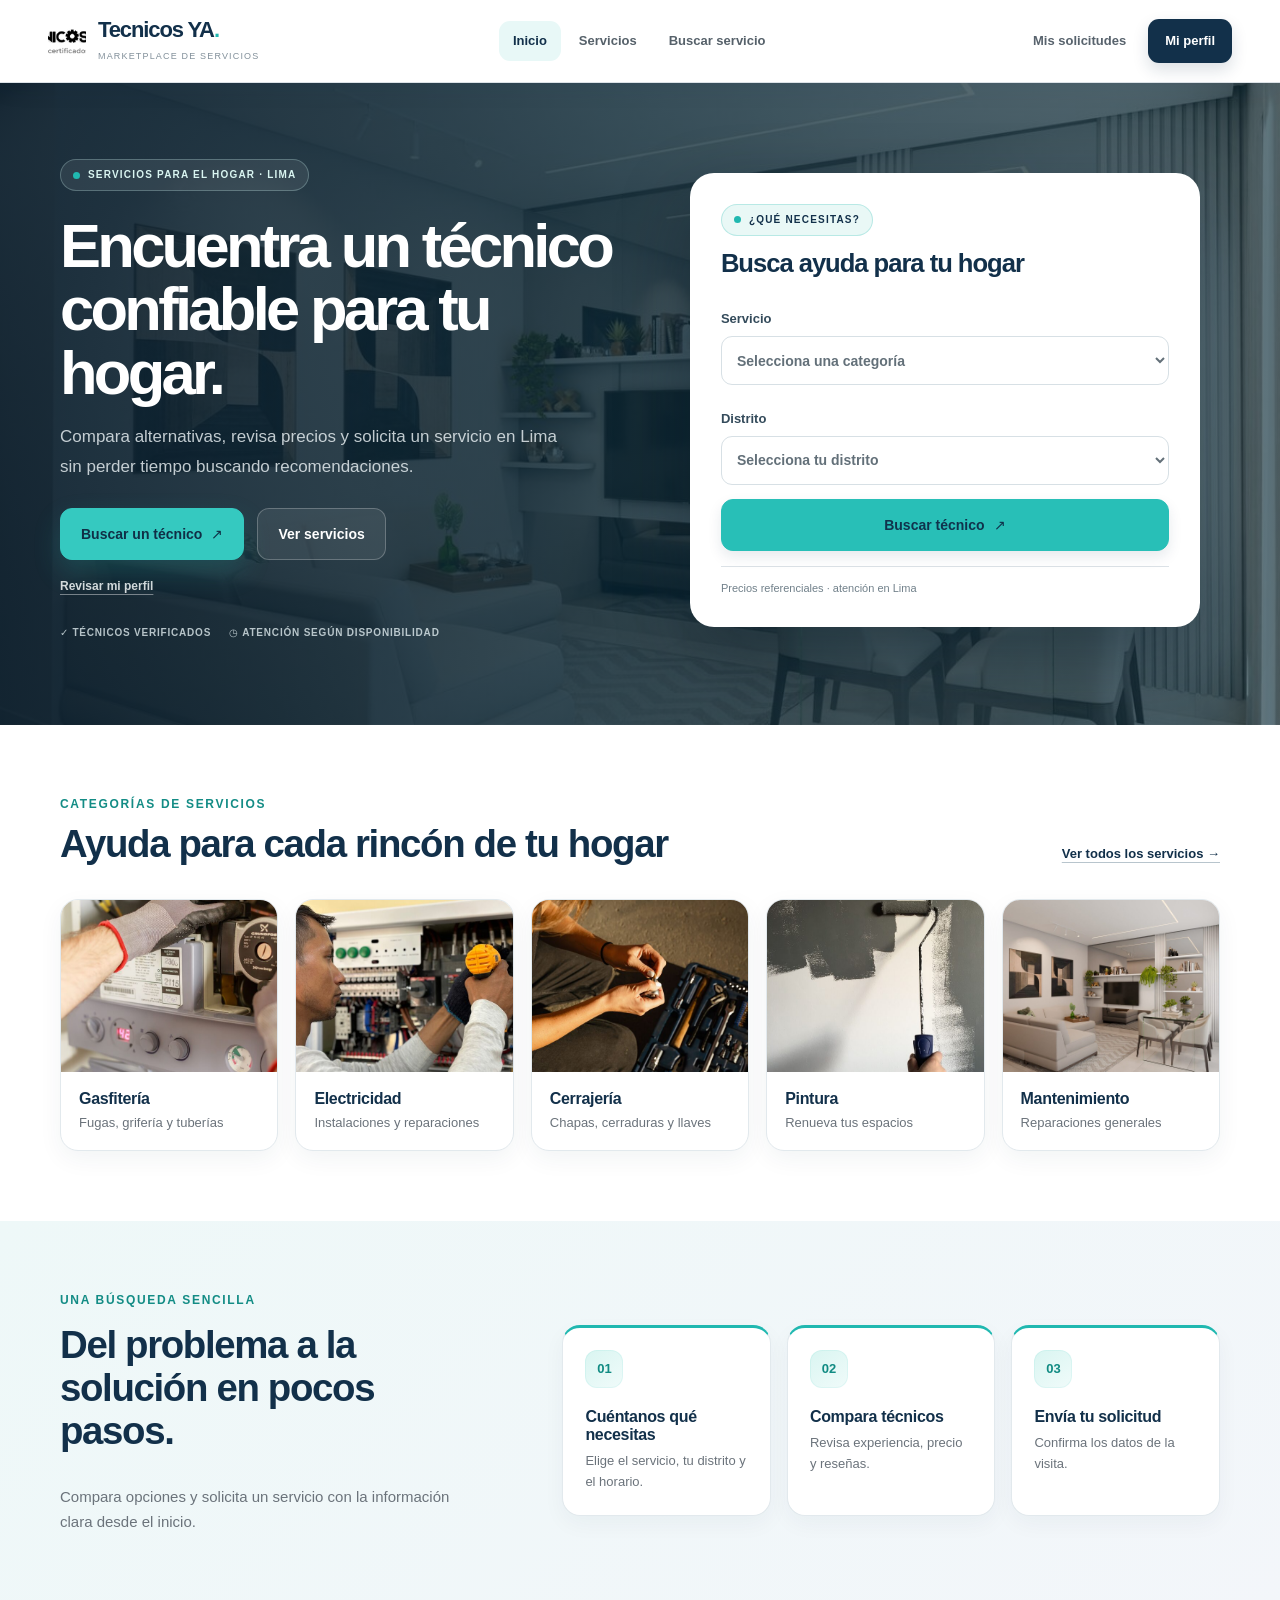
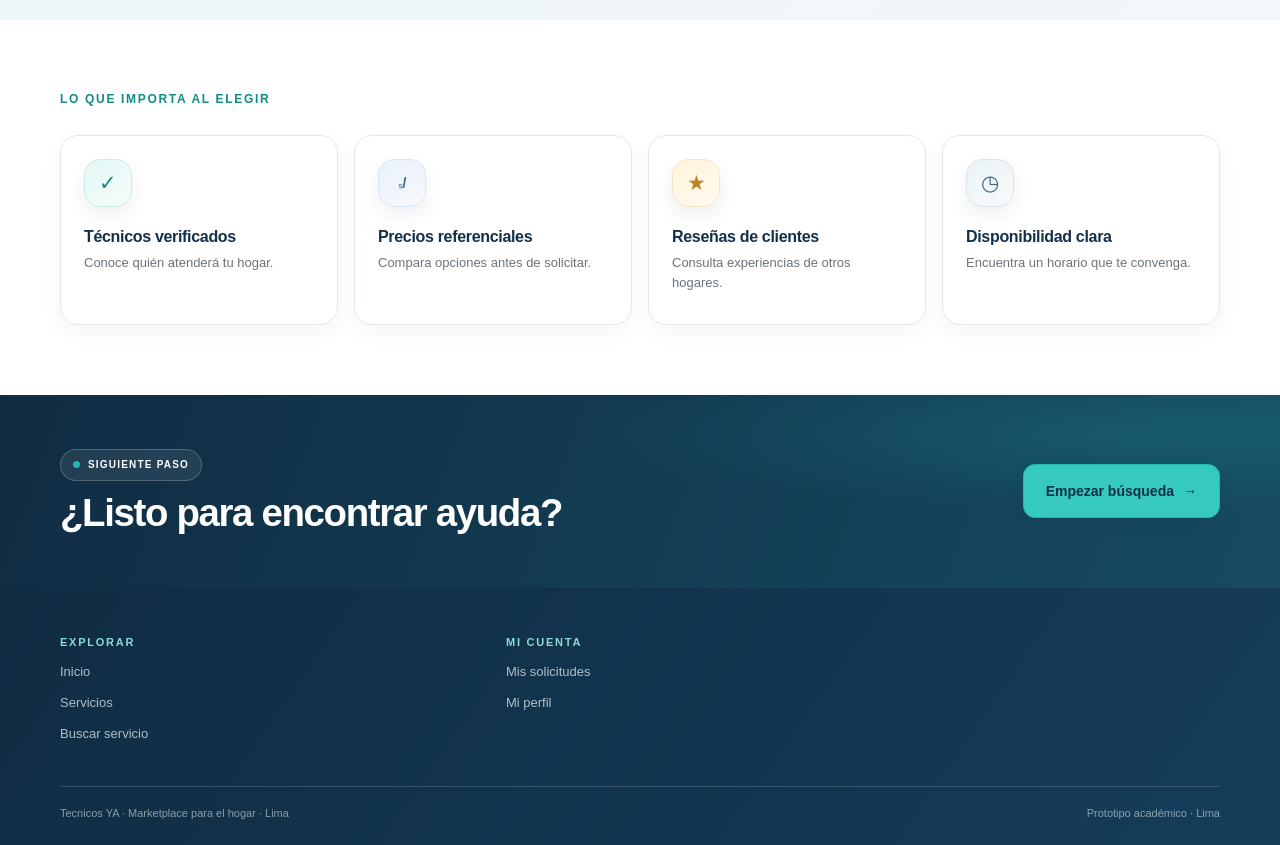
<file: index.html>
<!doctype html>
<html lang="es">
<head>
  <meta charset="utf-8">
  <meta name="viewport" content="width=device-width, initial-scale=1">
  <meta name="theme-color" content="#12304A">
  <link rel="icon" href="./favicon.ico">
  <meta name="description" content="Encuentra técnicos confiables para los servicios de tu hogar en Lima.">

  <title>Tecnicos Ya — servicios para tu hogar</title>

  <link rel="stylesheet" href="./shared.css">
  <link rel="stylesheet" href="./home.css">

  <script src="./shared.js" defer></script>
  <script src="./home.js" defer></script>
</head>

<body>
  <header data-site-header></header>

  <main>
    <section class="hero">
      <div class="container hero-grid">
        <div class="hero-copy">
          <span class="eyebrow">Servicios para el hogar · Lima</span>
          <h1>Encuentra un técnico confiable para tu hogar.</h1>

          <p class="lead">
            Compara alternativas, revisa precios y solicita un servicio en Lima sin perder tiempo buscando recomendaciones.
          </p>

          <div class="button-row">
            <a class="button" href="./buscar-servicio/index.html">
              Buscar un técnico <span aria-hidden="true">↗</span>
            </a>
            <a class="button button--secondary" href="./servicios/index.html">
              Ver servicios
            </a>
          </div>

          <a class="text-link home-account-link" href="./mi-perfil/index.html">
            Revisar mi perfil
          </a>

          <div class="trust-list">
            <span>✓ Técnicos verificados</span>
            <span>◷ Atención según disponibilidad</span>
          </div>
        </div>

        <div class="hero-visual">
          <img src="./hogario-home.jpeg" alt="Interior luminoso de un hogar moderno" fetchpriority="high">

          <div class="hero-search">
            <span class="eyebrow">¿Qué necesitas?</span>
            <h2>Busca ayuda para tu hogar</h2>

            <form id="home-search" action="./buscar-servicio/index.html">
              <label class="field">
                <span>Servicio</span>
                <select name="servicio" required>
                  <option value="">Selecciona una categoría</option>
                  <option>Gasfitería</option>
                  <option>Electricidad</option>
                  <option>Cerrajería</option>
                  <option>Pintura</option>
                  <option>Mantenimiento</option>
                  <option>Limpieza</option>
                </select>
              </label>

              <label class="field">
                <span>Distrito</span>
                <select name="distrito" required>
                  <option value="">Selecciona tu distrito</option>
                  <option>Surco</option>
                  <option>Miraflores</option>
                  <option>San Borja</option>
                  <option>San Isidro</option>
                  <option>La Molina</option>
                </select>
              </label>

              <button class="button" type="submit">
                Buscar técnico <span aria-hidden="true">↗</span>
              </button>
            </form>

            <p class="home-search-note">
              Precios referenciales · atención en Lima
            </p>
          </div>
        </div>
      </div>
    </section>

    <section class="section">
      <div class="container">
        <div class="section-title-row">
          <div>
            <p class="section-heading">Categorías de servicios</p>
            <h2>Ayuda para cada rincón de tu hogar</h2>
          </div>
          <a class="text-link" href="./servicios/index.html">
            Ver todos los servicios →
          </a>
        </div>

        <div class="service-grid">
          <a class="service-card" href="./buscar-servicio/?servicio=Gasfiter%C3%ADa">
            <img src="./hogario-gas.jpeg" alt="Técnico revisando una instalación de agua" loading="lazy">
            <div class="service-card__body">
              <h3>Gasfitería</h3>
              <p>Fugas, grifería y tuberías</p>
            </div>
          </a>

          <a class="service-card" href="./buscar-servicio/?servicio=Electricidad">
            <img src="./hogario-electric.jpeg" alt="Electricista trabajando en una instalación del hogar" loading="lazy">
            <div class="service-card__body">
              <h3>Electricidad</h3>
              <p>Instalaciones y reparaciones</p>
            </div>
          </a>

          <a class="service-card" href="./buscar-servicio/?servicio=Cerrajer%C3%ADa">
            <img src="./hogario-locksmith.jpeg" alt="Herramientas de cerrajería" loading="lazy">
            <div class="service-card__body">
              <h3>Cerrajería</h3>
              <p>Chapas, cerraduras y llaves</p>
            </div>
          </a>

          <a class="service-card" href="./buscar-servicio/?servicio=Pintura">
            <img src="./hogario-paint.jpeg" alt="Pintor renovando una pared interior" loading="lazy">
            <div class="service-card__body">
              <h3>Pintura</h3>
              <p>Renueva tus espacios</p>
            </div>
          </a>

          <a class="service-card" href="./buscar-servicio/?servicio=Mantenimiento">
            <img src="./hogario-home.jpeg" alt="Sala de estar luminosa en un hogar cuidado" loading="lazy">
            <div class="service-card__body">
              <h3>Mantenimiento</h3>
              <p>Reparaciones generales</p>
            </div>
          </a>
        </div>
      </div>
    </section>

    <section class="section section--soft">
      <div class="container home-steps">
        <div>
          <p class="section-heading">Una búsqueda sencilla</p>
          <h2>Del problema a la solución en pocos pasos.</h2>
          <p class="muted">
            Compara opciones y solicita un servicio con la información clara desde el inicio.
          </p>
        </div>

        <div class="inline-steps">
          <article class="inline-step">
            <b>01</b>
            <h3>Cuéntanos qué necesitas</h3>
            <p>Elige el servicio, tu distrito y el horario.</p>
          </article>

          <article class="inline-step">
            <b>02</b>
            <h3>Compara técnicos</h3>
            <p>Revisa experiencia, precio y reseñas.</p>
          </article>

          <article class="inline-step">
            <b>03</b>
            <h3>Envía tu solicitud</h3>
            <p>Confirma los datos de la visita.</p>
          </article>
        </div>
      </div>
    </section>

    <section class="section">
      <div class="container">
        <p class="section-heading">Lo que importa al elegir</p>

        <div class="benefit-grid">
          <article>
            <span>✓</span>
            <h3>Técnicos verificados</h3>
            <p>Conoce quién atenderá tu hogar.</p>
          </article>

          <article>
            <span>ₛ/</span>
            <h3>Precios referenciales</h3>
            <p>Compara opciones antes de solicitar.</p>
          </article>

          <article>
            <span>★</span>
            <h3>Reseñas de clientes</h3>
            <p>Consulta experiencias de otros hogares.</p>
          </article>

          <article>
            <span>◷</span>
            <h3>Disponibilidad clara</h3>
            <p>Encuentra un horario que te convenga.</p>
          </article>
        </div>
      </div>
    </section>

    <section class="home-cta">
      <div class="container">
        <div>
          <span class="eyebrow">Siguiente paso</span>
          <h2>¿Listo para encontrar ayuda?</h2>
        </div>

        <a class="button button--teal" href="./buscar-servicio/index.html">
          Empezar búsqueda <span aria-hidden="true">→</span>
        </a>
      </div>
    </section>
  </main>

  <footer data-site-footer></footer>
</body>
</html>
</file>
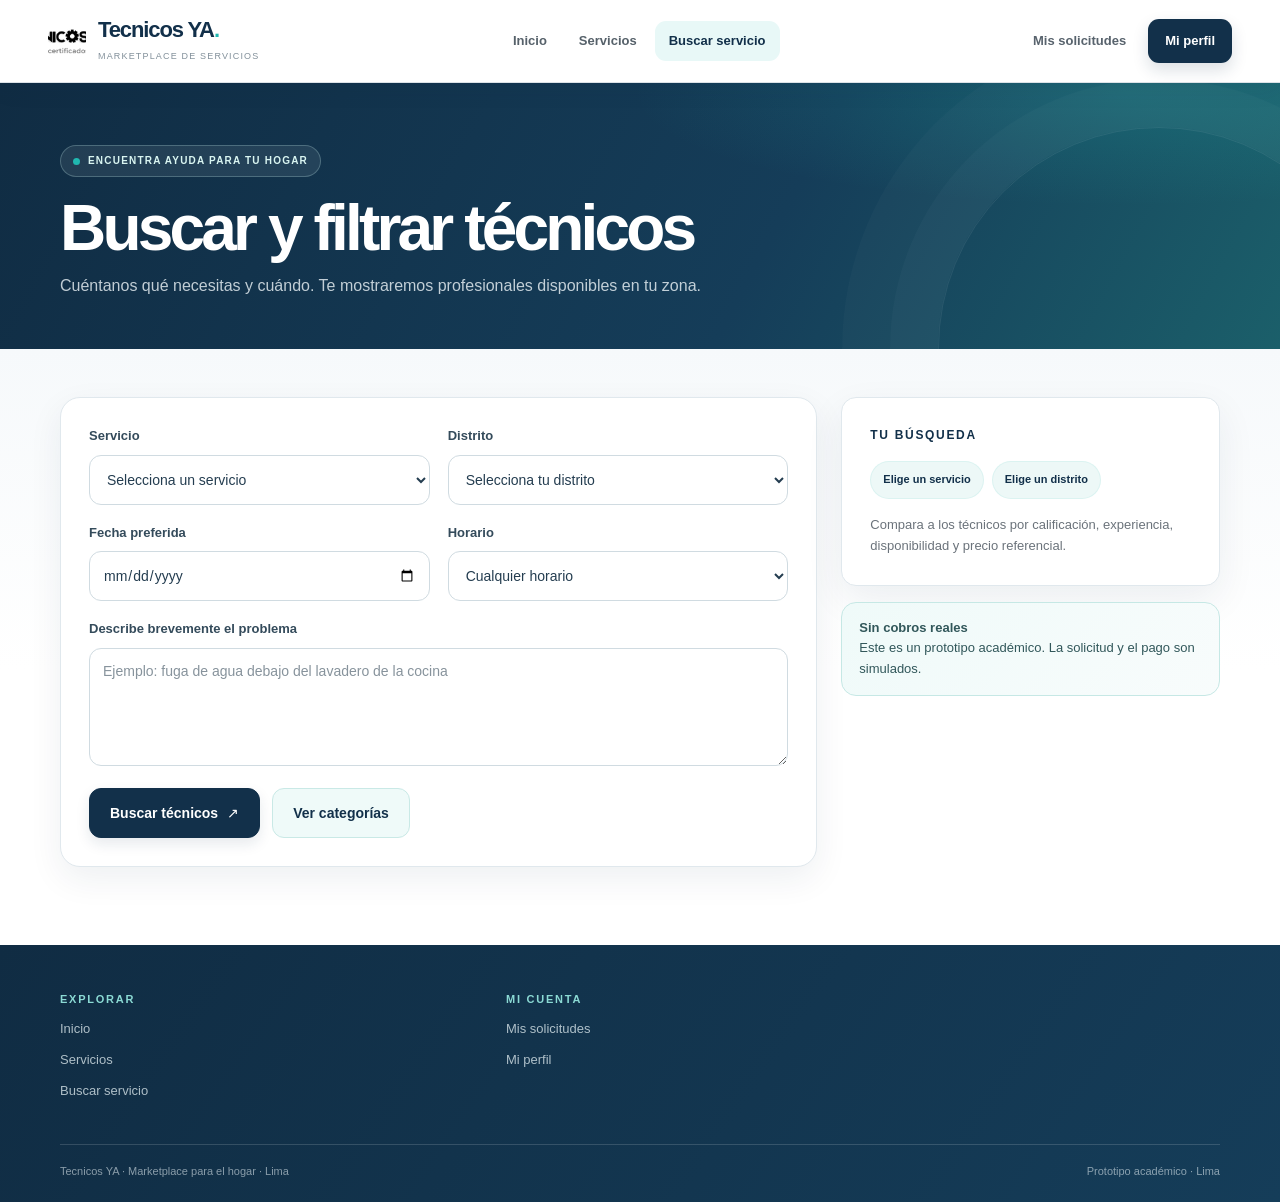
<file: buscar-servicio/index.html>
<!doctype html>
<html lang="es">

<head>
    <meta charset="utf-8">
    <meta name="viewport" content="width=device-width, initial-scale=1">
    <meta name="theme-color" content="#12304A">

    <link rel="icon" href="../favicon.ico">

    <title>Buscar servicio | Tecnicos Ya</title>

    <!-- Estilos -->
    <link rel="stylesheet" href="../shared.css">
    <link rel="stylesheet" href="./buscar-servicio.css">

    <!-- JavaScript -->
    <script src="../shared.js" defer></script>
    <script src="./buscar-servicio.js" defer></script>
</head>

<body>

    <header data-site-header></header>

    <main>

        <section class="page-top">
            <div class="container">
                <span class="eyebrow">Encuentra ayuda para tu hogar</span>
                <h1>Buscar y filtrar técnicos</h1>
                <p>
                    Cuéntanos qué necesitas y cuándo. Te mostraremos profesionales disponibles en tu zona.
                </p>
            </div>
        </section>

        <section class="page-content">
            <div class="container search-page-grid">

                <form id="service-search-form" class="form-card">

                    <div class="form-grid">

                        <label class="field">
                            <span>Servicio</span>
                            <select name="servicio" id="service" required>
                                <option value="">Selecciona un servicio</option>
                                <option>Gasfitería</option>
                                <option>Electricidad</option>
                                <option>Cerrajería</option>
                                <option>Limpieza</option>
                                <option>Reparaciones</option>
                                <option>Instalaciones</option>
                                <option>Carpintería</option>
                                <option>Pintura</option>
                                <option>Mantenimiento</option>
                            </select>
                        </label>

                        <label class="field">
                            <span>Distrito</span>
                            <select name="distrito" id="district" required>
                                <option value="">Selecciona tu distrito</option>
                                <option>Surco</option>
                                <option>San Borja</option>
                                <option>Miraflores</option>
                                <option>San Isidro</option>
                                <option>La Molina</option>
                                <option>Magdalena</option>
                                <option>Jesús María</option>
                            </select>
                        </label>

                        <label class="field">
                            <span>Fecha preferida</span>
                            <input type="date" name="fecha" id="date">
                        </label>

                        <label class="field">
                            <span>Horario</span>
                            <select name="horario">
                                <option value="">Cualquier horario</option>
                                <option>Mañana</option>
                                <option>Tarde</option>
                                <option>Noche</option>
                            </select>
                        </label>

                        <label class="field field--wide">
                            <span>Describe brevemente el problema</span>
                            <textarea
                                name="problema"
                                id="problem"
                                placeholder="Ejemplo: fuga de agua debajo del lavadero de la cocina"
                                required
                            ></textarea>
                        </label>

                    </div>

                    <div class="form-actions">
                        <button class="button" type="submit">
                            Buscar técnicos <span aria-hidden="true">↗</span>
                        </button>

                        <a class="button button--secondary" href="../servicios/index.html">
                            Ver categorías
                        </a>
                    </div>

                </form>

                <aside class="search-aside">

                    <div class="card card--pad">
                        <p class="section-heading">Tu búsqueda</p>

                        <div class="search-summary" id="search-summary">
                            <span class="pill">Elige un servicio</span>
                            <span class="pill">Lima</span>
                        </div>

                        <p class="muted">
                            Compara a los técnicos por calificación, experiencia, disponibilidad y precio referencial.
                        </p>
                    </div>

                    <div class="notice">
                        <strong>Sin cobros reales</strong>
                        <br>
                        Este es un prototipo académico. La solicitud y el pago son simulados.
                    </div>

                </aside>

            </div>
        </section>

    </main>

    <footer data-site-footer></footer>

</body>
</html>
</file>
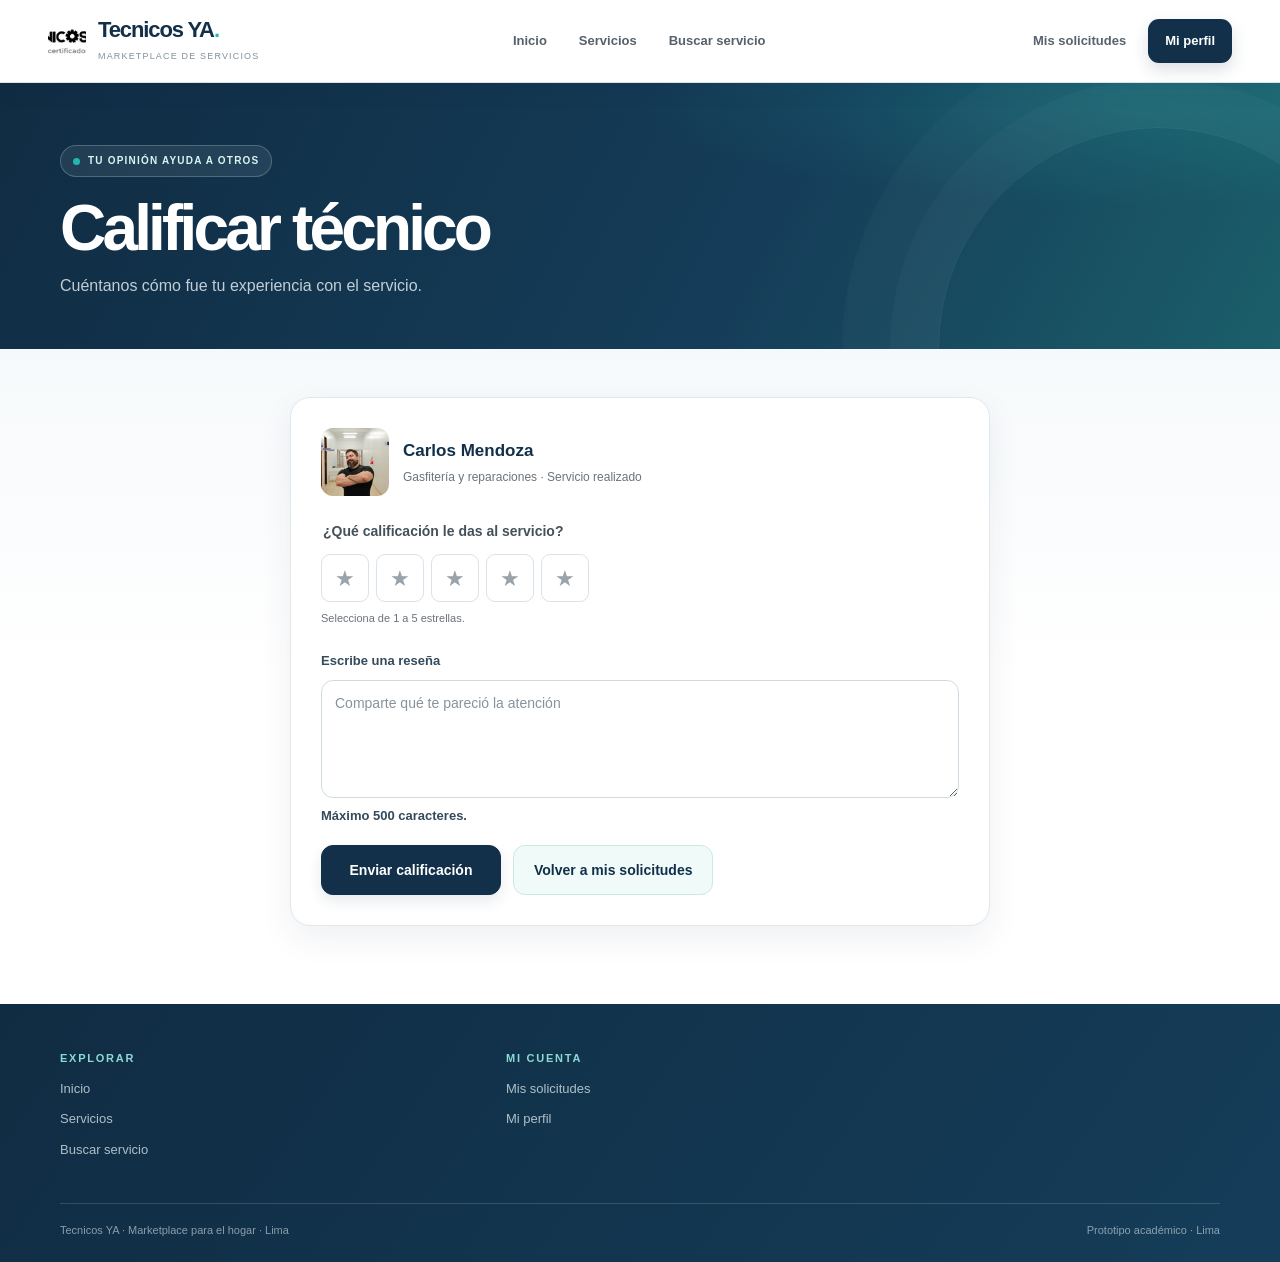
<file: calificar/index.html>
<!doctype html>
<html lang="es">

<head>
    <meta charset="utf-8">
    <meta name="viewport" content="width=device-width,initial-scale=1">
    <meta name="theme-color" content="#12304A">

    <link rel="icon" href="../favicon.ico">

    <title>Calificar técnico | Tecnicos Ya</title>

    <link rel="stylesheet" href="../shared.css">
    <link rel="stylesheet" href="./calificar.css">

    <script src="../shared.js" defer></script>
    <script src="../page-utils.js" defer></script>
    <script src="./calificar.js" defer></script>
</head>

<body>

    <header data-site-header></header>

    <main>

        <section class="page-top">
            <div class="container">
                <span class="eyebrow">Tu opinión ayuda a otros</span>
                <h1>Calificar técnico</h1>
                <p>Cuéntanos cómo fue tu experiencia con el servicio.</p>
            </div>
        </section>

        <section class="page-content">
            <div class="container">

                <form id="rating-form" class="form-card rating-card">

                    <div class="booking-tech">
                        <img id="rating-image" src="../technician-carlos.jpeg" alt="Carlos Mendoza">
                        <div>
                            <strong id="rating-name">Carlos Mendoza</strong>
                            <span id="rating-specialty">Gasfitería · Servicio realizado</span>
                        </div>
                    </div>

                    <fieldset class="rating-fieldset">
                        <legend>¿Qué calificación le das al servicio?</legend>

                        <div class="rating-stars" role="radiogroup" aria-label="Calificación de una a cinco estrellas">
                            <button type="button" data-rating="1" aria-label="1 estrella">★</button>
                            <button type="button" data-rating="2" aria-label="2 estrellas">★</button>
                            <button type="button" data-rating="3" aria-label="3 estrellas">★</button>
                            <button type="button" data-rating="4" aria-label="4 estrellas">★</button>
                            <button type="button" data-rating="5" aria-label="5 estrellas">★</button>
                        </div>

                        <input id="rating-value" name="rating" type="hidden">

                        <span class="field-hint" id="rating-hint">
                            Selecciona de 1 a 5 estrellas.
                        </span>
                    </fieldset>

                    <label class="field review-field">
                        <span>Escribe una reseña</span>
                        <textarea name="review" placeholder="Comparte qué te pareció la atención" maxlength="500"></textarea>
                        <span class="field-hint">Máximo 500 caracteres.</span>
                    </label>

                    <div class="form-actions">
                        <button class="button" type="submit">Enviar calificación</button>

                        <a class="button button--secondary" href="../mis-solicitudes/index.html">
                            Volver a mis solicitudes
                        </a>
                    </div>

                    <p id="rating-success" class="notice is-hidden" role="status"></p>

                </form>

            </div>
        </section>

    </main>

    <footer data-site-footer></footer>

</body>
</html>
</file>
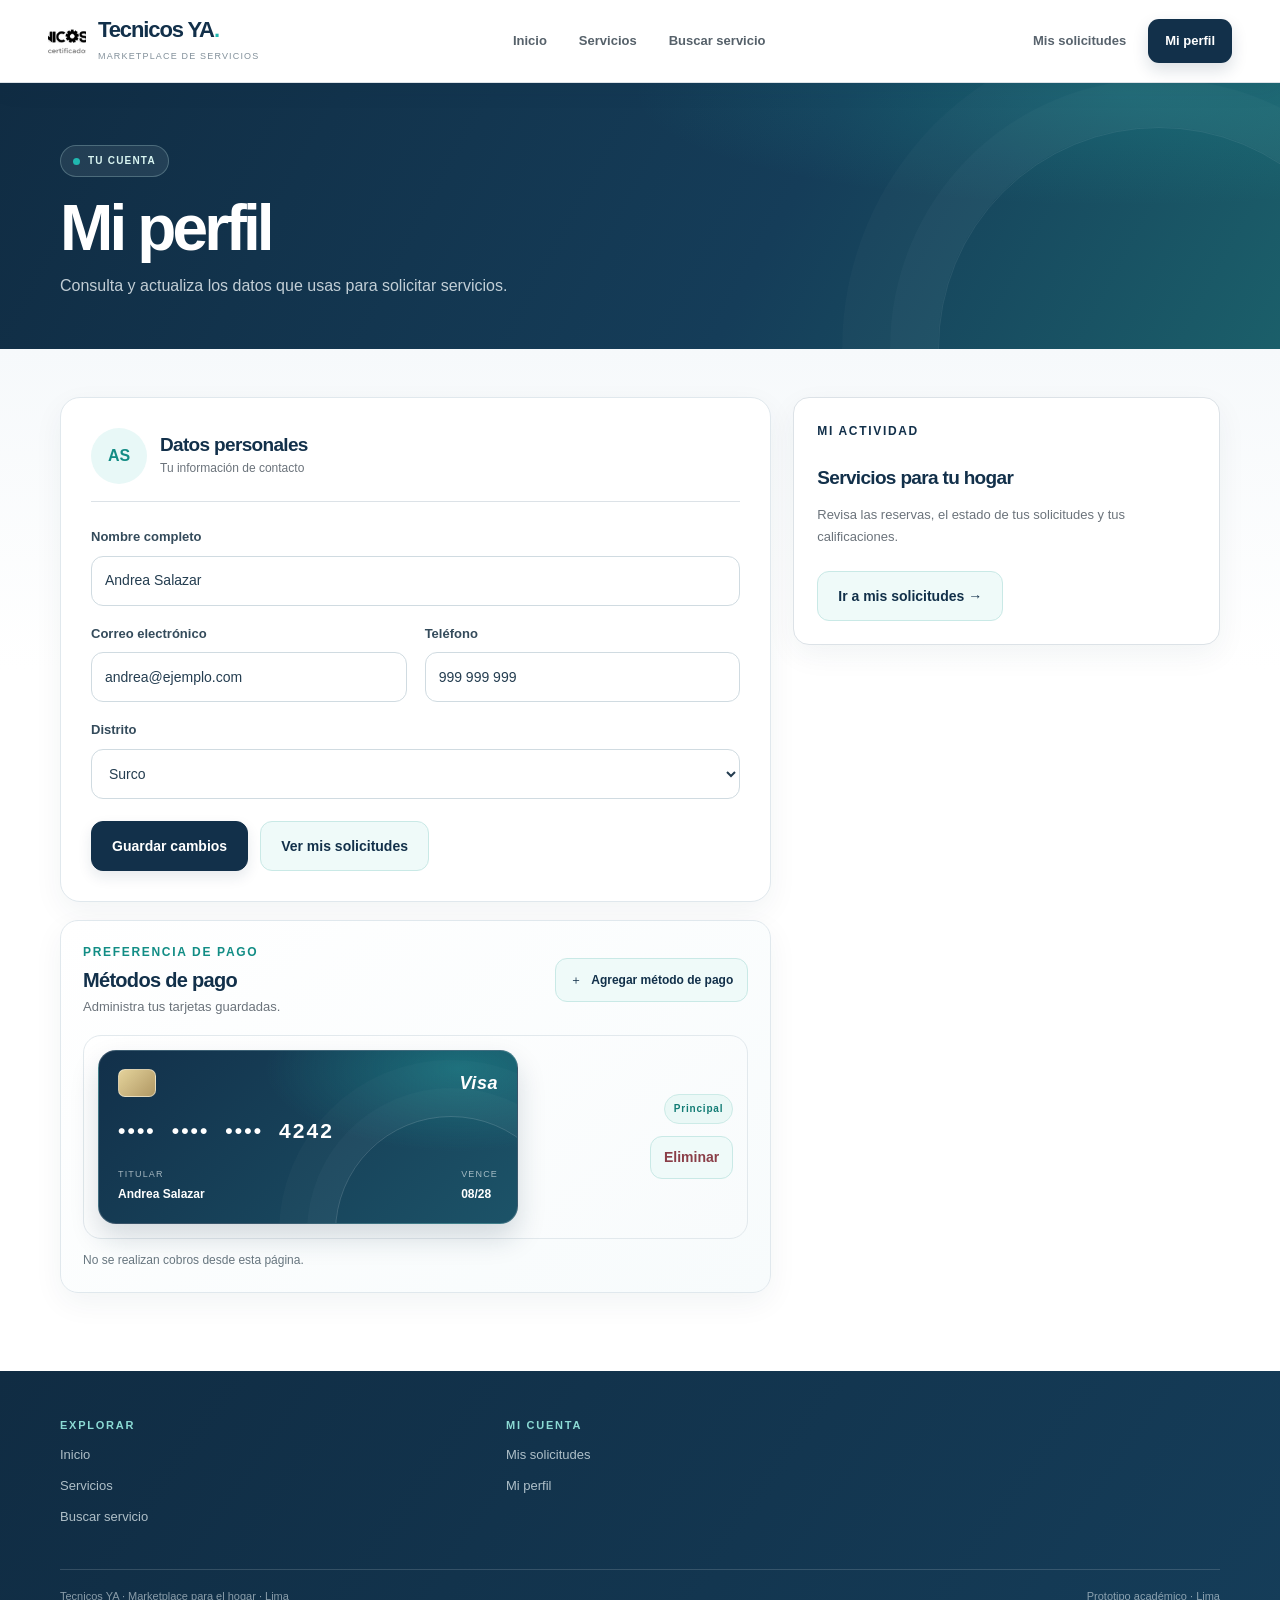
<file: mi-perfil/index.html>
<!doctype html>
<html lang="es">

<head>
    <meta charset="utf-8">
    <meta name="viewport" content="width=device-width, initial-scale=1">
    <meta name="theme-color" content="#12304A">

    <link rel="icon" href="../favicon.ico">

    <title>Mi perfil | Tecnicos Ya</title>

    <!-- Estilos -->
    <link rel="stylesheet" href="../shared.css">
    <link rel="stylesheet" href="./mi-perfil.css">

    <!-- JavaScript -->
    <script src="../shared.js" defer></script>
    <script src="./mi-perfil.js" defer></script>
</head>

<body>

    <header data-site-header></header>

    <main>

        <section class="page-top">
            <div class="container">
                <span class="eyebrow">Tu cuenta</span>
                <h1>Mi perfil</h1>
                <p>Consulta y actualiza los datos que usas para solicitar servicios.</p>
            </div>
        </section>

        <section class="page-content">
            <div class="container profile-account-layout">

                <div class="profile-account-main">

                    <!-- DATOS PERSONALES -->
                    <form id="profile-form" class="form-card">

                        <div class="profile-account-heading">
                            <span class="profile-avatar" aria-hidden="true">AS</span>
                            <div>
                                <h2>Datos personales</h2>
                                <p>Tu información de contacto</p>
                            </div>
                        </div>

                        <div class="form-grid">

                            <label class="field field--wide">
                                <span>Nombre completo</span>
                                <input name="name" autocomplete="name" value="Andrea Salazar" required>
                            </label>

                            <label class="field">
                                <span>Correo electrónico</span>
                                <input name="email" type="email" autocomplete="email" value="andrea@ejemplo.com" required>
                            </label>

                            <label class="field">
                                <span>Teléfono</span>
                                <input name="phone" type="tel" autocomplete="tel" value="999 999 999" required>
                            </label>

                            <label class="field field--wide">
                                <span>Distrito</span>
                                <select name="district">
                                    <option>Surco</option>
                                    <option>Miraflores</option>
                                    <option>San Borja</option>
                                    <option>San Isidro</option>
                                    <option>La Molina</option>
                                </select>
                            </label>

                        </div>

                        <div class="form-actions">
                            <button class="button" type="submit">Guardar cambios</button>

                            <a class="button button--secondary" href="../mis-solicitudes/index.html">
                                Ver mis solicitudes
                            </a>
                        </div>

                        <p id="profile-message" class="notice is-hidden" role="status"></p>

                    </form>

                    <!-- MÉTODOS DE PAGO -->
                    <section class="profile-payment-card card" aria-labelledby="profile-payment-title">

                        <div class="profile-payment-heading">
                            <div>
                                <p class="section-heading">Preferencia de pago</p>
                                <h2 id="profile-payment-title">Métodos de pago</h2>
                                <p class="muted">Administra tus tarjetas guardadas.</p>
                            </div>

                            <button
                                id="toggle-payment-form"
                                class="button button--secondary"
                                type="button"
                                aria-expanded="false"
                                aria-controls="payment-card-form"
                            >
                                <span aria-hidden="true">＋</span> Agregar método de pago
                            </button>
                        </div>

                        <div id="payment-card-list" class="payment-card-list" aria-live="polite"></div>

                        <form id="payment-card-form" class="payment-card-form is-hidden">

                            <div class="form-grid">

                                <label class="field field--wide">
                                    <span>Nombre en la tarjeta</span>
                                    <input name="holder" autocomplete="cc-name" maxlength="70" required>
                                </label>

                                <label class="field field--wide">
                                    <span>Número de tarjeta</span>
                                    <input
                                        name="number"
                                        type="text"
                                        inputmode="numeric"
                                        autocomplete="cc-number"
                                        maxlength="23"
                                        pattern="[0-9 ]{12,23}"
                                        placeholder="1234 5678 9012 3456"
                                        required
                                    >
                                </label>

                                <label class="field">
                                    <span>Vencimiento</span>
                                    <input name="expiry" type="month" autocomplete="cc-exp" required>
                                </label>

                                <label class="field">
                                    <span>Código de seguridad</span>
                                    <input
                                        name="cvv"
                                        type="password"
                                        inputmode="numeric"
                                        autocomplete="cc-csc"
                                        maxlength="4"
                                        pattern="[0-9]{3,4}"
                                        placeholder="•••"
                                        required
                                    >
                                </label>

                                <label class="field field--wide">
                                    <span>Marca</span>
                                    <select name="brand" required>
                                        <option value="">Selecciona una tarjeta</option>
                                        <option value="Visa">Visa</option>
                                        <option value="Mastercard">Mastercard</option>
                                        <option value="American Express">American Express</option>
                                    </select>
                                </label>

                            </div>

                            <p class="payment-security-note">
                                El número completo y el código de seguridad no se guardan.
                                Solo se conserva la marca, el titular, el vencimiento y los últimos cuatro dígitos en este navegador.
                            </p>

                            <div class="form-actions">
                                <button class="button" type="submit">Guardar tarjeta</button>

                                <button id="cancel-payment-form" class="button button--secondary" type="button">
                                    Cancelar
                                </button>
                            </div>

                        </form>

                        <p class="payment-disclaimer">
                            No se realizan cobros desde esta página.
                        </p>

                    </section>

                </div>

                <!-- ACTIVIDAD -->
                <aside class="card card--pad profile-activity">

                    <p class="section-heading">Mi actividad</p>
                    <h2>Servicios para tu hogar</h2>

                    <p class="muted">
                        Revisa las reservas, el estado de tus solicitudes y tus calificaciones.
                    </p>

                    <a class="button button--secondary" href="../mis-solicitudes/index.html">
                        Ir a mis solicitudes →
                    </a>

                </aside>

            </div>
        </section>

    </main>

    <footer data-site-footer></footer>

</body>
</html>
</file>
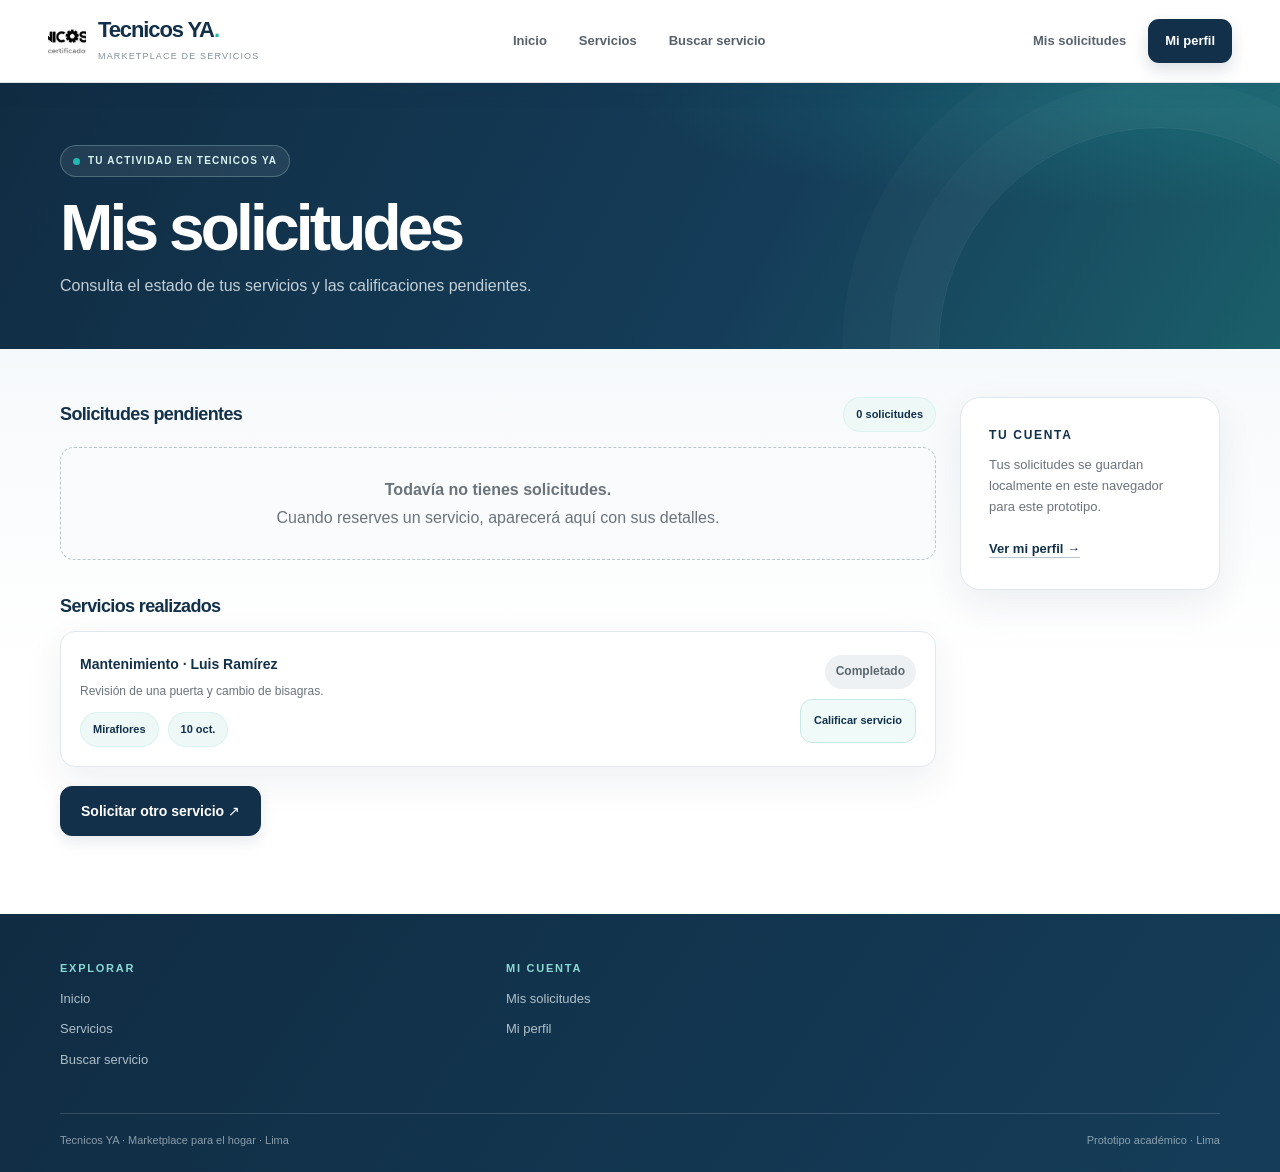
<file: mis-solicitudes/index.html>
<!doctype html>
<html lang="es">

<head>
    <meta charset="utf-8">
    <meta name="viewport" content="width=device-width, initial-scale=1">
    <meta name="theme-color" content="#12304A">

    <link rel="icon" href="../favicon.ico">

    <title>Mis solicitudes | Tecnicos Ya</title>

    <!-- Estilos -->
    <link rel="stylesheet" href="../shared.css">
    <link rel="stylesheet" href="./mis-solicitudes.css">

    <!-- JavaScript -->
    <script src="../shared.js" defer></script>
    <script src="../page-utils.js" defer></script>
    <script src="./mis-solicitudes.js" defer></script>
</head>

<body>

    <header data-site-header></header>

    <main>

        <section class="page-top">
            <div class="container">
                <span class="eyebrow">Tu actividad en Tecnicos Ya</span>
                <h1>Mis solicitudes</h1>
                <p>Consulta el estado de tus servicios y las calificaciones pendientes.</p>
            </div>
        </section>

        <section class="page-content">
            <div class="container requests-layout">

                <div>

                    <div class="request-section-heading">
                        <h2>Solicitudes pendientes</h2>
                        <span id="request-total" class="pill">0 solicitudes</span>
                    </div>

                    <div id="request-list" class="request-list"></div>

                    <div class="request-section-heading completed-heading">
                        <h2>Servicios realizados</h2>
                    </div>

                    <div class="card request-row">

                        <div class="request-description">
                            <span class="request-category">
                                Mantenimiento · Luis Ramírez
                            </span>

                            <p>Revisión de una puerta y cambio de bisagras.</p>

                            <div class="search-summary">
                                <span class="pill">Miraflores</span>
                                <span class="pill">10 oct.</span>
                            </div>
                        </div>

                        <div class="request-controls">
                            <span class="status status--done">Completado</span>

                            <a
                                href="../calificar/index.html?tecnico=luis"
                                class="button button--secondary"
                            >
                                Calificar servicio
                            </a>
                        </div>

                    </div>

                    <a class="button requests-cta" href="../buscar-servicio/index.html">
                        Solicitar otro servicio ↗
                    </a>

                </div>

                <aside class="card card--pad requests-aside">

                    <p class="section-heading">Tu cuenta</p>

                    <p class="muted">
                        Tus solicitudes se guardan localmente en este navegador para este prototipo.
                    </p>

                    <a class="text-link" href="../mi-perfil/index.html">
                        Ver mi perfil →
                    </a>

                </aside>

            </div>
        </section>

    </main>

    <footer data-site-footer></footer>

</body>
</html>
</file>
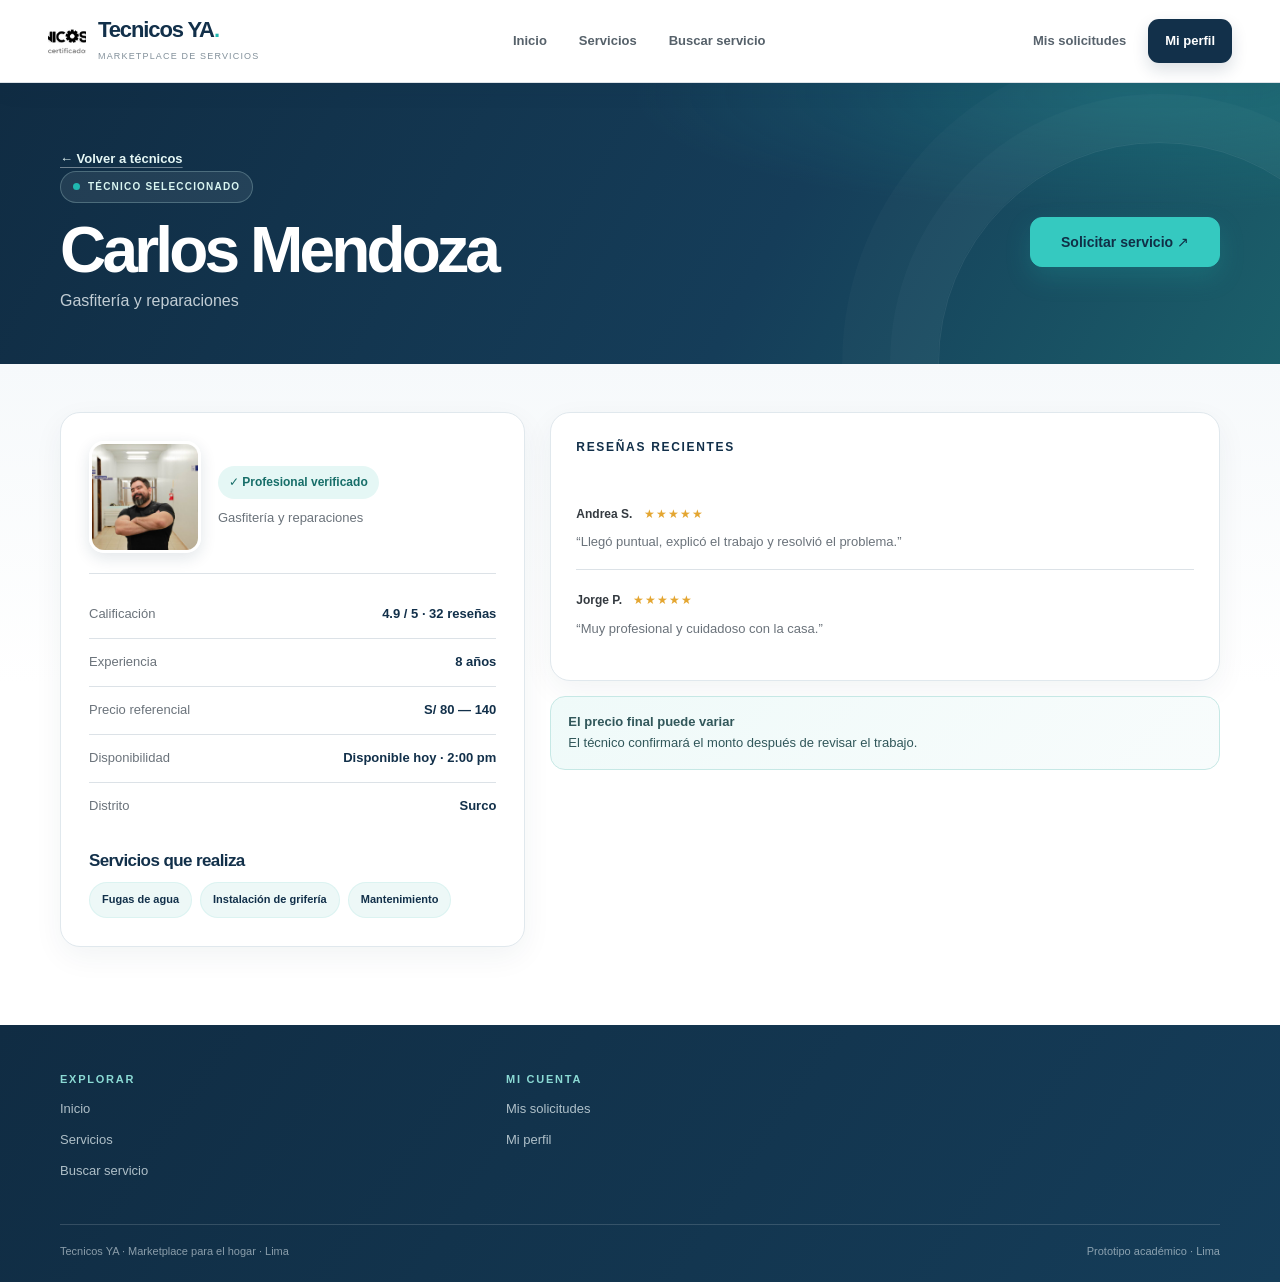
<file: perfil-tecnico/index.html>
<!doctype html>
<html lang="es">

<head>
    <meta charset="utf-8">
    <meta name="viewport" content="width=device-width,initial-scale=1">
    <meta name="theme-color" content="#12304A">

    <link rel="icon" href="../favicon.ico">

    <title>Técnico seleccionado | Tecnicos Ya</title>

    <link rel="stylesheet" href="../shared.css">
    <link rel="stylesheet" href="./perfil-tecnico.css">

    <script src="../shared.js" defer></script>
    <script src="../page-utils.js" defer></script>
    <script src="./perfil-tecnico.js" defer></script>
</head>

<body>

    <header data-site-header></header>

    <main>

        <section class="page-top">
            <div class="container">

                <a class="text-link" href="../resultados/index.html">
                    ← Volver a técnicos
                </a>

                <div class="profile-page-title">

                    <div>
                        <span class="eyebrow">Técnico seleccionado</span>
                        <h1 id="profile-name">Carlos Mendoza</h1>
                        <p id="profile-specialty">Gasfitería y reparaciones</p>
                    </div>

                    <a id="book-technician" class="button" href="../reservar/index.html">
                        Solicitar servicio ↗
                    </a>

                </div>
            </div>
        </section>

        <section class="page-content">
            <div class="container profile-grid">

                <article class="card card--pad profile-main">

                    <div class="profile-head">

                        <img
                            id="profile-image"
                            src="../technician-carlos.jpeg"
                            alt="Carlos Mendoza"
                        >

                        <div>
                            <span class="status">✓ Profesional verificado</span>
                            <p id="profile-service" class="profile-specialty">
                                Gasfitería y reparaciones
                            </p>
                        </div>

                    </div>

                    <div class="profile-data">

                        <div class="data-row">
                            <span>Calificación</span>
                            <strong id="profile-rating">4.9 / 5 · 32 reseñas</strong>
                        </div>

                        <div class="data-row">
                            <span>Experiencia</span>
                            <strong id="profile-experience">8 años</strong>
                        </div>

                        <div class="data-row">
                            <span>Precio referencial</span>
                            <strong id="profile-price">S/ 80 — 140</strong>
                        </div>

                        <div class="data-row">
                            <span>Disponibilidad</span>
                            <strong id="profile-availability">Disponible hoy</strong>
                        </div>

                        <div class="data-row">
                            <span>Distrito</span>
                            <strong id="profile-district">Surco</strong>
                        </div>

                    </div>

                    <h2 class="subheading">Servicios que realiza</h2>

                    <div id="profile-services" class="pill-list"></div>

                </article>

                <aside class="profile-side">

                    <div class="card card--pad">

                        <p class="section-heading">Reseñas recientes</p>

                        <article class="review">
                            <strong>Andrea S. <span>★★★★★</span></strong>
                            <p>“Llegó puntual, explicó el trabajo y resolvió el problema.”</p>
                        </article>

                        <article class="review">
                            <strong>Jorge P. <span>★★★★★</span></strong>
                            <p>“Muy profesional y cuidadoso con la casa.”</p>
                        </article>

                    </div>

                    <div class="notice">
                        <strong>El precio final puede variar</strong><br>
                        El técnico confirmará el monto después de revisar el trabajo.
                    </div>

                </aside>

            </div>
        </section>

    </main>

    <footer data-site-footer></footer>

</body>
</html>
</file>
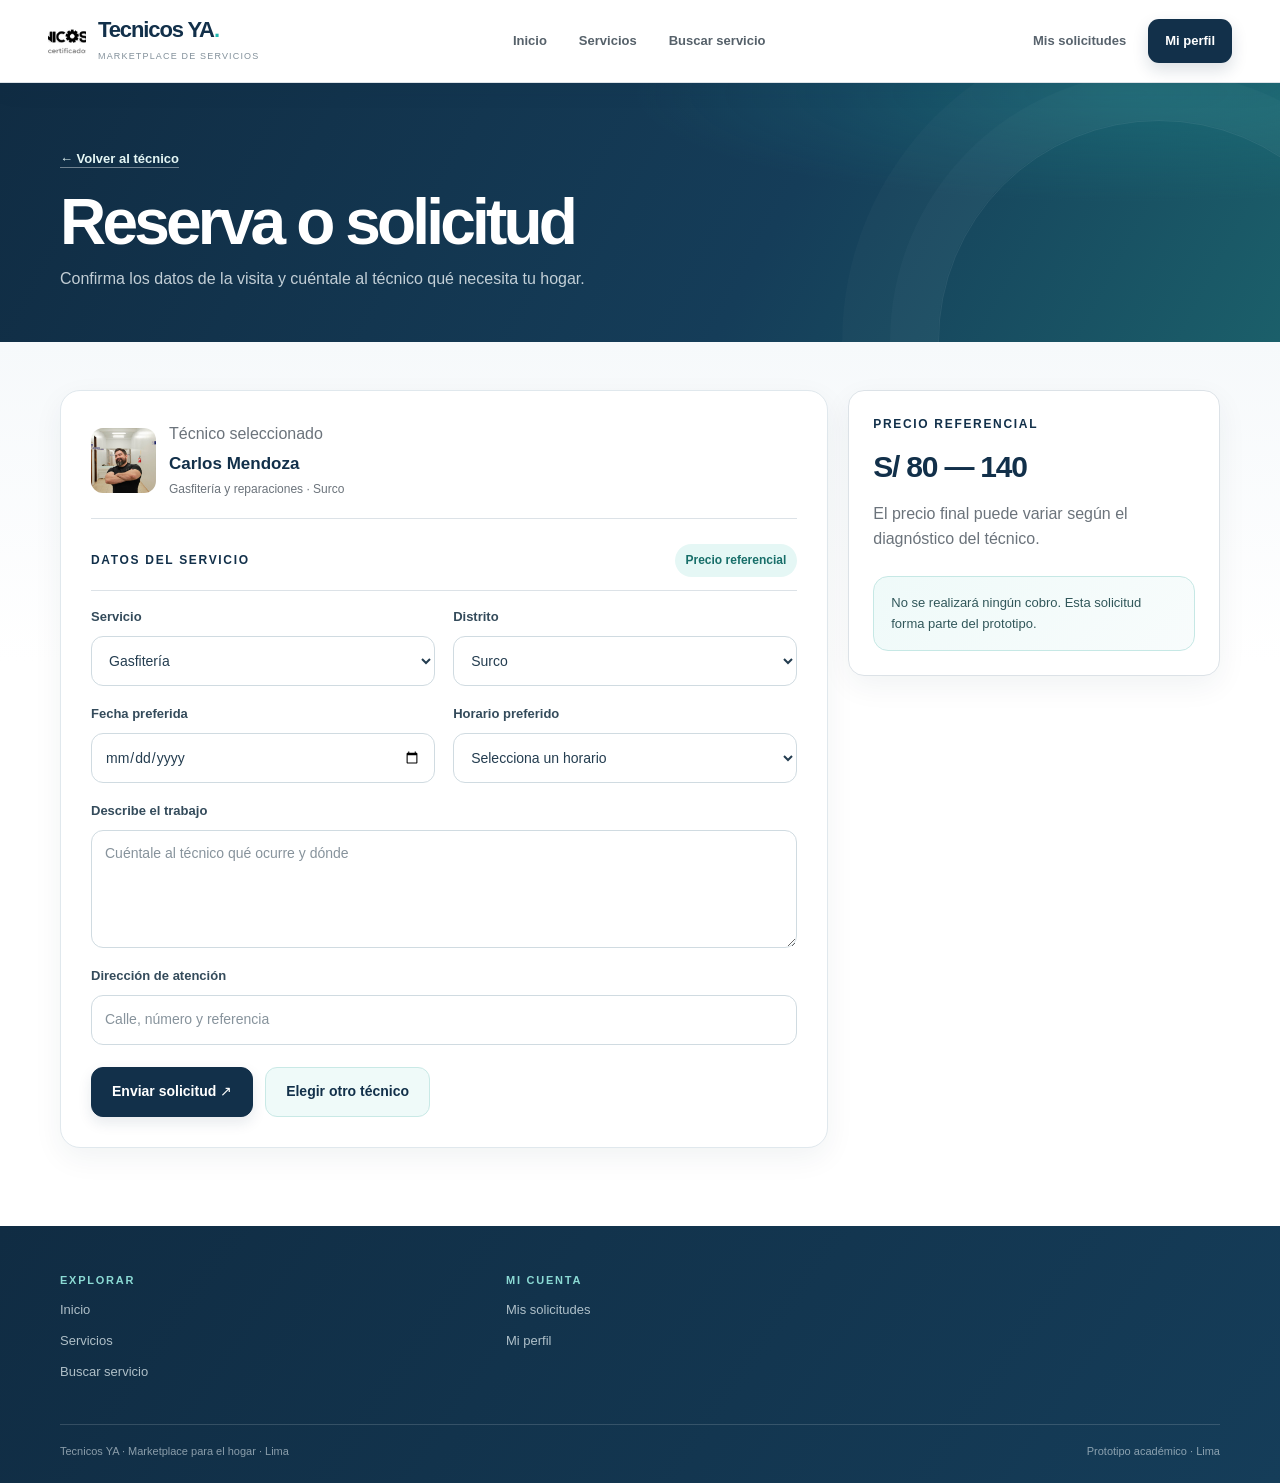
<file: reservar/index.html>
<!doctype html>
<html lang="es">

<head>
    <meta charset="utf-8">
    <meta name="viewport" content="width=device-width,initial-scale=1">
    <meta name="theme-color" content="#12304A">

    <link rel="icon" href="../favicon.ico">

    <title>Reserva o solicitud | Tecnicos Ya</title>

    <link rel="stylesheet" href="../shared.css">
    <link rel="stylesheet" href="./reservar.css">

    <script src="../shared.js" defer></script>
    <script src="../page-utils.js" defer></script>
    <script src="./reservar.js" defer></script>
</head>

<body>

    <header data-site-header></header>

    <main>

        <section class="page-top">
            <div class="container">

                <a class="text-link" id="back-profile" href="../perfil-tecnico/index.html">
                    ← Volver al técnico
                </a>

                <h1>Reserva o solicitud</h1>
                <p>Confirma los datos de la visita y cuéntale al técnico qué necesita tu hogar.</p>

            </div>
        </section>

        <section class="page-content">
            <div class="container booking-layout">

                <form id="booking-form" class="form-card">

                    <div class="booking-tech">

                        <img
                            id="booking-image"
                            src="../technician-carlos.jpeg"
                            alt="Carlos Mendoza"
                        >

                        <div>
                            <span class="muted">Técnico seleccionado</span>
                            <strong id="booking-name">Carlos Mendoza</strong>
                            <span id="booking-specialty">Gasfitería y reparaciones · Surco</span>
                        </div>

                    </div>

                    <div class="booking-service-title">
                        <span class="section-heading">Datos del servicio</span>
                        <span class="status">Precio referencial</span>
                    </div>

                    <div class="form-grid">

                        <label class="field">
                            <span>Servicio</span>
                            <select name="servicio" id="booking-service" required>
                                <option>Gasfitería</option>
                                <option>Electricidad</option>
                                <option>Cerrajería</option>
                                <option>Limpieza</option>
                                <option>Pintura</option>
                                <option>Mantenimiento</option>
                            </select>
                        </label>

                        <label class="field">
                            <span>Distrito</span>
                            <select name="distrito" id="booking-district" required>
                                <option>Surco</option>
                                <option>San Borja</option>
                                <option>Miraflores</option>
                                <option>San Isidro</option>
                                <option>La Molina</option>
                            </select>
                        </label>

                        <label class="field">
                            <span>Fecha preferida</span>
                            <input name="fecha" type="date" required>
                        </label>

                        <label class="field">
                            <span>Horario preferido</span>
                            <select name="horario" required>
                                <option value="">Selecciona un horario</option>
                                <option>Mañana · 9:00 am — 12:00 pm</option>
                                <option>Tarde · 2:00 pm — 5:00 pm</option>
                                <option>Noche · 6:00 pm — 8:00 pm</option>
                            </select>
                        </label>

                        <label class="field field--wide">
                            <span>Describe el trabajo</span>
                            <textarea
                                name="problema"
                                placeholder="Cuéntale al técnico qué ocurre y dónde"
                                required
                            ></textarea>
                        </label>

                        <label class="field field--wide">
                            <span>Dirección de atención</span>
                            <input
                                name="direccion"
                                placeholder="Calle, número y referencia"
                                required
                            >
                        </label>

                    </div>

                    <div class="form-actions">

                        <button class="button" type="submit">
                            Enviar solicitud ↗
                        </button>

                        <a class="button button--secondary" href="../resultados/index.html">
                            Elegir otro técnico
                        </a>

                    </div>

                </form>

                <aside class="booking-price card card--pad">

                    <p class="section-heading">Precio referencial</p>

                    <p class="price-range" id="booking-price">S/ 80 — 140</p>

                    <p class="muted">
                        El precio final puede variar según el diagnóstico del técnico.
                    </p>

                    <div class="notice">
                        No se realizará ningún cobro. Esta solicitud forma parte del prototipo.
                    </div>

                </aside>

            </div>
        </section>

    </main>

    <footer data-site-footer></footer>

</body>
</html>
</file>
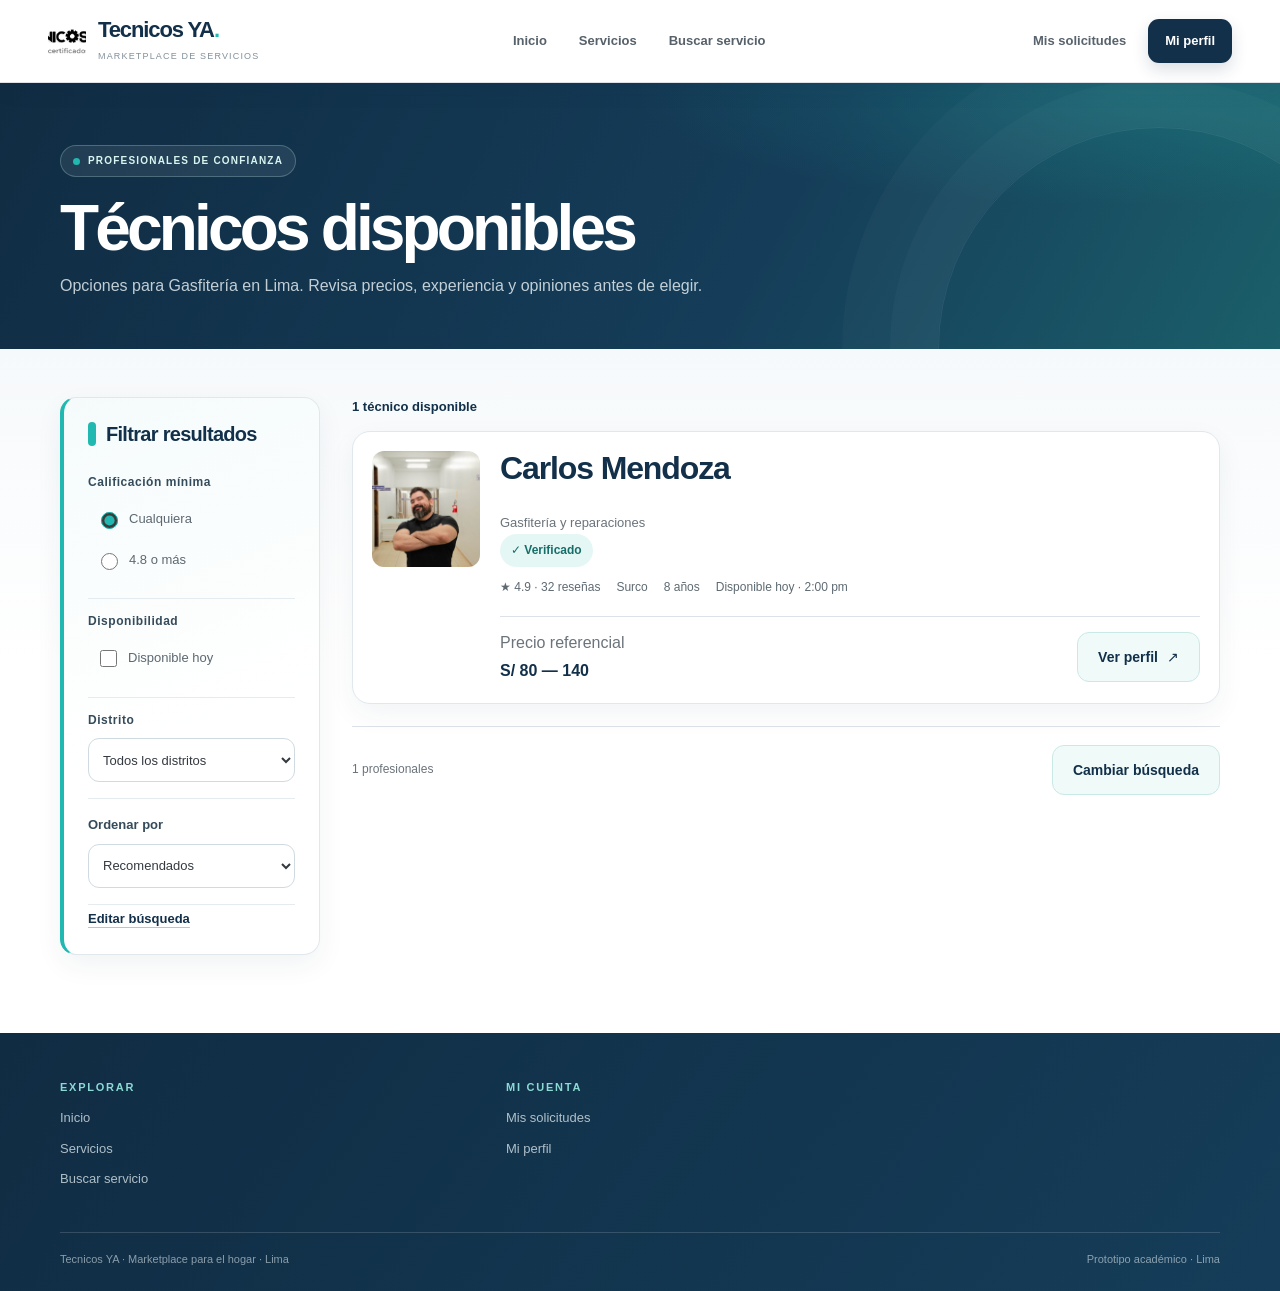
<file: resultados/index.html>
<!doctype html>
<html lang="es">

<head>
    <meta charset="utf-8">
    <meta name="viewport" content="width=device-width,initial-scale=1">
    <meta name="theme-color" content="#12304A">

    <link rel="icon" href="../favicon.ico">

    <title>Técnicos disponibles | Tecnicos Ya</title>

    <link rel="stylesheet" href="../shared.css">
    <link rel="stylesheet" href="./resultados.css">

    <script src="../shared.js" defer></script>
    <script src="../page-utils.js" defer></script>
    <script src="./resultados.js" defer></script>
</head>

<body>

    <header data-site-header></header>

    <main>

        <section class="page-top">
            <div class="container">
                <span class="eyebrow">Profesionales de confianza</span>
                <h1>Técnicos disponibles</h1>
                <p id="result-description">
                    Compara profesionales para tu servicio y elige quién atenderá tu hogar.
                </p>
            </div>
        </section>

        <section class="page-content">
            <div class="container results-layout">

                <aside class="filter-panel">

                    <h2>Filtrar resultados</h2>

                    <div class="filter-group">
                        <h3>Calificación mínima</h3>

                        <label class="check-row">
                            <input type="radio" name="rating" value="0" checked>
                            Cualquiera
                        </label>

                        <label class="check-row">
                            <input type="radio" name="rating" value="4.8">
                            4.8 o más
                        </label>
                    </div>

                    <div class="filter-group">
                        <h3>Disponibilidad</h3>

                        <label class="check-row">
                            <input type="checkbox" name="available">
                            Disponible hoy
                        </label>
                    </div>

                    <div class="filter-group">
                        <h3>Distrito</h3>

                        <select id="district-filter">
                            <option value="">Todos los distritos</option>
                            <option>Surco</option>
                            <option>San Borja</option>
                            <option>Miraflores</option>
                        </select>
                    </div>

                    <div class="filter-group">
                        <label class="field">
                            <span>Ordenar por</span>

                            <select id="sort-results">
                                <option value="recommended">Recomendados</option>
                                <option value="rating">Mejor calificación</option>
                                <option value="price">Menor precio</option>
                            </select>
                        </label>
                    </div>

                    <a class="text-link" href="../buscar-servicio/index.html">
                        Editar búsqueda
                    </a>

                </aside>

                <div>

                    <p class="results-count" id="results-count" aria-live="polite"></p>

                    <div id="technician-list" class="results-list"></div>

                    <div class="results-footer">
                        <span id="result-status">3 profesionales</span>

                        <a href="../buscar-servicio/index.html" class="button button--secondary">
                            Cambiar búsqueda
                        </a>
                    </div>

                </div>

            </div>
        </section>

    </main>

    <footer data-site-footer></footer>

</body>
</html>
</file>
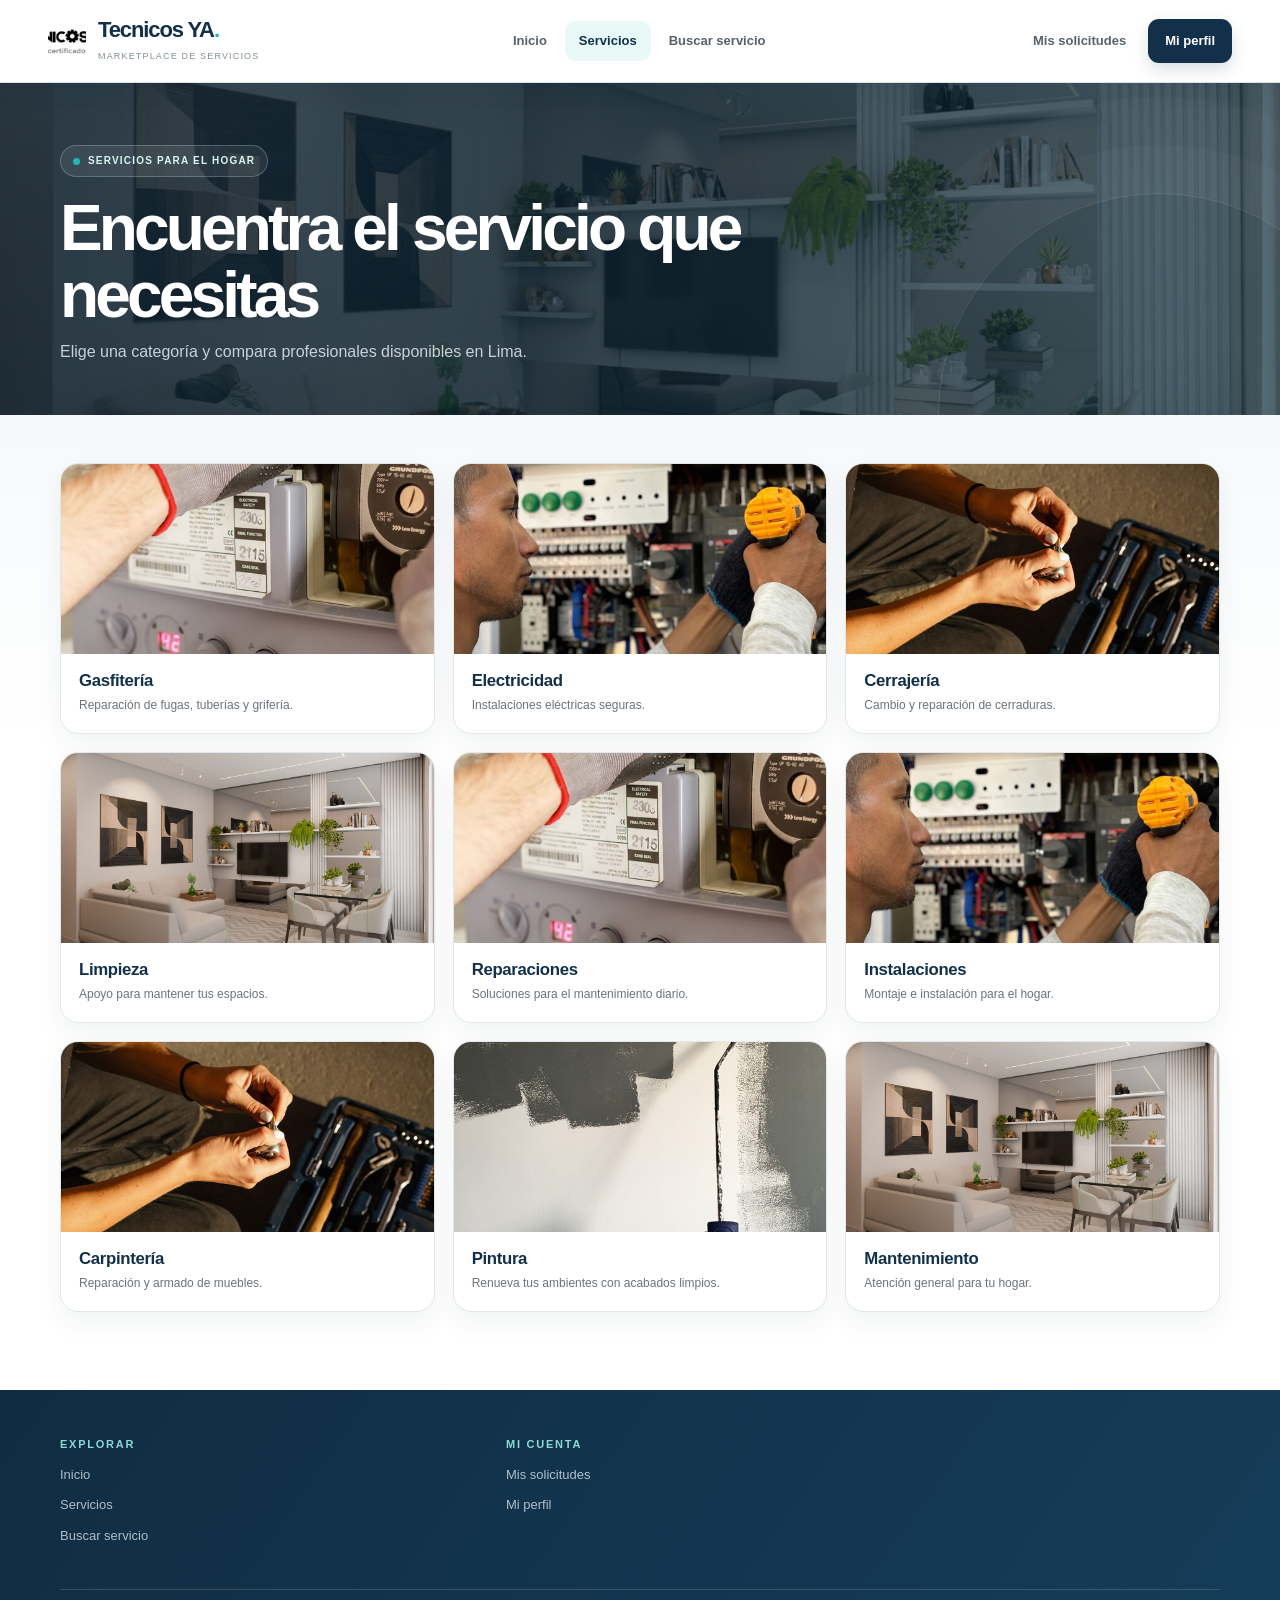
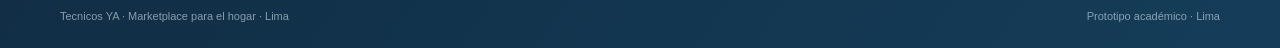
<file: servicios/index.html>
<!doctype html>
<html lang="es">

<head>
    <meta charset="utf-8">
    <meta name="viewport" content="width=device-width, initial-scale=1">
    <meta name="theme-color" content="#12304A">

    <link rel="icon" href="../favicon.ico">

    <title>Servicios para el hogar | Tecnicos Ya</title>

    <!-- Estilos -->
    <link rel="stylesheet" href="../shared.css">
    <link rel="stylesheet" href="./servicios.css">

    <!-- JavaScript -->
    <script src="../shared.js" defer></script>
    <script src="./servicios.js" defer></script>
</head>

<body>

    <header data-site-header></header>

    <main>

        <section class="page-top">
            <div class="container">
                <span class="eyebrow">Servicios para el hogar</span>
                <h1>Encuentra el servicio que necesitas</h1>
                <p>Elige una categoría y compara profesionales disponibles en Lima.</p>
            </div>
        </section>

        <section class="page-content">
            <div class="container">

                <div class="service-grid" id="service-list">

                    <a class="service-card" data-service="Gasfitería"
                        href="../buscar-servicio/index.html?servicio=Gasfiter%C3%ADa">
                        <img src="../hogario-gas.jpeg" alt="Gasfitería">
                        <div class="service-card__body">
                            <h3>Gasfitería</h3>
                            <p>Reparación de fugas, tuberías y grifería.</p>
                        </div>
                    </a>

                    <a class="service-card" data-service="Electricidad"
                        href="../buscar-servicio/index.html?servicio=Electricidad">
                        <img src="../hogario-electric.jpeg" alt="Electricista en una instalación">
                        <div class="service-card__body">
                            <h3>Electricidad</h3>
                            <p>Instalaciones eléctricas seguras.</p>
                        </div>
                    </a>

                    <a class="service-card" data-service="Cerrajería"
                        href="../buscar-servicio/index.html?servicio=Cerrajer%C3%ADa">
                        <img src="../hogario-locksmith.jpeg" alt="Herramientas de cerrajería">
                        <div class="service-card__body">
                            <h3>Cerrajería</h3>
                            <p>Cambio y reparación de cerraduras.</p>
                        </div>
                    </a>

                    <a class="service-card" data-service="Limpieza"
                        href="../buscar-servicio/index.html?servicio=Limpieza">
                        <img src="../hogario-home.jpeg" alt="Interior de un hogar">
                        <div class="service-card__body">
                            <h3>Limpieza</h3>
                            <p>Apoyo para mantener tus espacios.</p>
                        </div>
                    </a>

                    <a class="service-card" data-service="Reparaciones"
                        href="../buscar-servicio/index.html?servicio=Reparaciones">
                        <img src="../hogario-gas.jpeg" alt="Trabajo de reparación">
                        <div class="service-card__body">
                            <h3>Reparaciones</h3>
                            <p>Soluciones para el mantenimiento diario.</p>
                        </div>
                    </a>

                    <a class="service-card" data-service="Instalaciones"
                        href="../buscar-servicio/index.html?servicio=Instalaciones">
                        <img src="../hogario-electric.jpeg" alt="Trabajo de instalación">
                        <div class="service-card__body">
                            <h3>Instalaciones</h3>
                            <p>Montaje e instalación para el hogar.</p>
                        </div>
                    </a>

                    <a class="service-card" data-service="Carpintería"
                        href="../buscar-servicio/index.html?servicio=Carpinter%C3%ADa">
                        <img src="../hogario-locksmith.jpeg" alt="Herramientas de trabajo">
                        <div class="service-card__body">
                            <h3>Carpintería</h3>
                            <p>Reparación y armado de muebles.</p>
                        </div>
                    </a>

                    <a class="service-card" data-service="Pintura"
                        href="../buscar-servicio/index.html?servicio=Pintura">
                        <img src="../hogario-paint.jpeg" alt="Pintura de una pared interior">
                        <div class="service-card__body">
                            <h3>Pintura</h3>
                            <p>Renueva tus ambientes con acabados limpios.</p>
                        </div>
                    </a>

                    <a class="service-card" data-service="Mantenimiento"
                        href="../buscar-servicio/index.html?servicio=Mantenimiento">
                        <img src="../hogario-home.jpeg" alt="Sala de estar cuidada">
                        <div class="service-card__body">
                            <h3>Mantenimiento</h3>
                            <p>Atención general para tu hogar.</p>
                        </div>
                    </a>

                </div>
            </div>
        </section>

    </main>

    <footer data-site-footer></footer>

</body>
</html>
</file>
<file: shared.css>
:root{font-family:Inter,Arial,sans-serif;color:#343a40;background:#fff;font-synthesis:none;text-rendering:optimizeLegibility;--navy:#12304a;--teal:#20b8b0;--ink:#343a40;--muted:#6b737b;--line:#dce2e7;--paper:#f3f5f7;--white:#fff;--shadow:0 14px 38px rgba(18,48,74,.09);font-optical-sizing:auto}*{box-sizing:border-box}html{scroll-behavior:smooth}body{margin:0;min-width:320px;background:#fff;color:var(--ink);font-size:15px;line-height:1.55}img{display:block;max-width:100%}a{color:inherit;text-decoration:none}button,input,select,textarea{font:inherit}button,a,input,select,textarea{outline-offset:3px}a:focus-visible,button:focus-visible,input:focus-visible,select:focus-visible,textarea:focus-visible{outline:3px solid rgba(32,184,176,.55)}.site-header{position:relative;z-index:5;background:#fff;border-bottom:1px solid var(--line);box-shadow:0 2px 10px rgba(18,48,74,.04)}.header-main{max-width:1240px;margin:auto;min-height:76px;padding:12px 28px;display:flex;align-items:center;justify-content:space-between;gap:22px}.brand{display:inline-flex;align-items:center;gap:10px;flex-shrink:0}.brand-mark{width:42px;height:42px;display:grid;place-items:center;border-radius:13px;background:var(--navy);color:var(--teal);font-size:22px;font-weight:800}.brand-name{font-size:20px;font-weight:800;letter-spacing:-.05em;color:var(--navy);line-height:1}.brand-caption{display:block;margin-top:5px;font-size:9px;letter-spacing:.13em;text-transform:uppercase;color:#82909a}.main-nav{display:flex;align-items:center;gap:4px}.main-nav a,.mobile-nav a{padding:9px 12px;border-radius:9px;color:#56616a;font-size:13px;font-weight:650;white-space:nowrap;transition:background .18s,color .18s}.main-nav a:hover,.main-nav a[aria-current=page],.mobile-nav a:hover,.mobile-nav a[aria-current=page]{background:#e8f8f7;color:var(--navy)}.header-actions{display:flex;align-items:center;gap:10px;white-space:nowrap}.header-actions a{font-size:12px;font-weight:700}.header-login{padding:9px 12px;color:#58636d}.header-tech{padding:11px 15px;border-radius:9px;background:var(--navy);color:#fff}.mobile-nav{display:none;overflow-x:auto;border-top:1px solid var(--line);padding:7px 18px;gap:3px}.container{width:min(1160px,calc(100% - 48px));margin-inline:auto}.section{padding:70px 0}.section--soft{background:var(--paper)}.section-heading{margin:0 0 26px;color:var(--navy);font-size:12px;font-weight:800;letter-spacing:.14em;text-transform:uppercase}.eyebrow{display:inline-flex;align-items:center;gap:8px;width:max-content;padding:7px 12px;border:1px solid rgba(32,184,176,.24);border-radius:30px;background:#ecf9f8;color:var(--navy);font-size:10px;font-weight:800;letter-spacing:.12em;text-transform:uppercase}.eyebrow:before{content:"";width:7px;height:7px;border-radius:50%;background:var(--teal)}h1,h2,h3,p{margin-top:0}h1,h2,h3{color:var(--navy);line-height:1.12}h1{font-size:clamp(2.3rem,5vw,4.3rem);letter-spacing:-.055em}h2{font-size:clamp(1.45rem,2.5vw,2.1rem);letter-spacing:-.035em}h3{font-size:1.05rem;letter-spacing:-.02em}.muted{color:var(--muted)}.lead{max-width:650px;color:#66717a;font-size:17px;line-height:1.7}.button-row{display:flex;flex-wrap:wrap;gap:12px}.button{min-height:46px;display:inline-flex;align-items:center;justify-content:center;gap:9px;padding:11px 18px;border:1px solid var(--navy);border-radius:9px;background:var(--navy);color:#fff;font-size:13px;font-weight:750;cursor:pointer;transition:transform .15s,background .15s,box-shadow .15s}.button:hover{background:#1b4567;box-shadow:0 7px 18px rgba(18,48,74,.16);transform:translateY(-1px)}.button--secondary{border-color:#b8e8e5;background:#eaf8f7;color:var(--navy)}.button--secondary:hover{background:#d9f3f1}.button--white{border-color:#fff;background:#fff;color:var(--navy)}.text-link{color:var(--navy);font-size:13px;font-weight:700;text-decoration:underline;text-decoration-color:#b8c5cd;text-underline-offset:4px}.card{border:1px solid var(--line);border-radius:16px;background:#fff;box-shadow:0 4px 15px rgba(18,48,74,.035)}.card--pad{padding:24px}.grid{display:grid;gap:18px}.grid-2{grid-template-columns:repeat(2,minmax(0,1fr))}.grid-3{grid-template-columns:repeat(3,minmax(0,1fr))}.grid-4{grid-template-columns:repeat(4,minmax(0,1fr))}.service-card{overflow:hidden;border:1px solid var(--line);border-radius:15px;background:#fff;box-shadow:0 4px 14px rgba(18,48,74,.045);transition:transform .2s,border-color .2s,box-shadow .2s}.service-card:hover{transform:translateY(-3px);border-color:#a6dfdb;box-shadow:var(--shadow)}.service-card img{width:100%;height:150px;object-fit:cover}.service-card__body{padding:16px}.service-card__body h3{margin-bottom:5px}.service-card__body p{margin:0;color:var(--muted);font-size:12px}.page-top{padding:46px 0 28px;background:var(--paper);border-bottom:1px solid var(--line)}.page-top h1{margin:16px 0 8px;font-size:clamp(2rem,4vw,3.25rem)}.page-top p{max-width:720px;margin-bottom:0;color:var(--muted)}.page-content{padding:38px 0 72px}.form-card{padding:27px;border:1px solid var(--line);border-radius:16px;background:#fff;box-shadow:var(--shadow)}.form-grid{display:grid;grid-template-columns:repeat(2,minmax(0,1fr));gap:18px}.field{display:grid;gap:7px}.field--wide{grid-column:1/-1}.field label{color:#44515a;font-size:12px;font-weight:750}.field input,.field select,.field textarea{width:100%;min-height:46px;padding:11px 13px;border:1px solid #ced7dd;border-radius:9px;background:#fff;color:var(--ink)}.field textarea{min-height:110px;resize:vertical}.field input::placeholder,.field textarea::placeholder{color:#9aa4ab}.form-actions{display:flex;align-items:center;flex-wrap:wrap;gap:12px;margin-top:22px}.notice{padding:15px 17px;border:1px solid #ccebe8;border-radius:12px;background:#f0fbfa;color:#31575a;font-size:13px}.pill{display:inline-flex;padding:7px 11px;border-radius:30px;background:#eaf8f7;color:var(--navy);font-size:11px;font-weight:750}.hero{overflow:hidden;padding:62px 0 72px;background:var(--paper)}.hero-grid{display:grid;grid-template-columns:1.03fr .97fr;align-items:center;gap:48px}.hero h1{max-width:680px;margin:20px 0 20px}.hero-visual{position:relative;min-height:430px;padding:115px 0 0 32px}.hero-visual>img{position:absolute;inset:0 0 auto;width:100%;height:300px;border-radius:20px;object-fit:cover}.hero-search{position:relative;z-index:1;width:min(94%,460px);margin:110px 0 0 auto;padding:26px;border:1px solid var(--line);border-radius:18px;background:#fff;box-shadow:0 22px 50px rgba(18,48,74,.15)}.hero-search h2{margin:6px 0 18px;font-size:21px}.hero-search .field{margin-top:13px}.hero-search .button{width:100%;margin-top:16px}.trust-list{display:flex;flex-wrap:wrap;gap:18px;margin-top:27px;color:#77838a;font-size:10px;font-weight:750;letter-spacing:.08em;text-transform:uppercase}.technician-card{display:grid;grid-template-columns:108px 1fr;gap:19px;padding:19px;border:1px solid var(--line);border-radius:15px;background:#fff;box-shadow:0 4px 15px rgba(18,48,74,.04)}.technician-card>img{width:108px;height:116px;border-radius:12px;object-fit:cover}.technician-card h3{margin:2px 0 4px}.technician-card p{margin:0;color:var(--muted);font-size:13px}.tech-meta{display:flex;flex-wrap:wrap;gap:9px 16px;margin-top:11px;color:#5e6a72;font-size:11px}.tech-bottom{grid-column:2;display:flex;align-items:center;justify-content:space-between;gap:15px;padding-top:13px;border-top:1px solid var(--line)}.tech-bottom strong{display:block;color:var(--navy);font-size:16px}.results-layout{display:grid;grid-template-columns:260px minmax(0,1fr);gap:32px}.filter-panel{position:sticky;top:18px;align-self:start;padding:20px;border:1px solid var(--line);border-radius:14px;background:#fff}.filter-group{padding:15px 0;border-bottom:1px solid var(--line)}.filter-group:last-child{border-bottom:0}.filter-group h3{margin-bottom:11px;font-size:13px}.check-row{display:flex;align-items:center;gap:8px;margin:8px 0;color:#5d6871;font-size:12px}.check-row input{accent-color:var(--teal)}.results-list{display:grid;gap:14px}.profile-grid{display:grid;grid-template-columns:.82fr 1.18fr;gap:25px}.profile-head{display:flex;align-items:center;gap:17px}.profile-head img{width:100px;height:100px;border-radius:15px;object-fit:cover}.profile-head h2{margin:0;font-size:24px}.profile-head p{margin:5px 0 0;color:var(--muted);font-size:13px}.data-row{display:flex;justify-content:space-between;gap:15px;padding:13px 0;border-bottom:1px solid var(--line);font-size:13px}.data-row:last-child{border-bottom:0}.data-row span{color:var(--muted)}.data-row strong{color:var(--navy);text-align:right}.rating-stars{display:flex;gap:7px}.rating-stars button{width:44px;height:44px;border:1px solid var(--line);border-radius:9px;background:#fff;color:#9aa3a9;font-size:22px;cursor:pointer}.rating-stars button.is-active,.rating-stars button:hover{border-color:var(--teal);background:#eaf8f7;color:#db9c2f}.status{display:inline-flex;padding:6px 10px;border-radius:30px;background:#eaf8f7;color:#176d69;font-size:11px;font-weight:750}.success-panel{text-align:center;padding:50px 30px}.success-mark{width:62px;height:62px;display:grid;place-items:center;margin:0 auto 20px;border-radius:50%;background:#e7f8f5;color:#168b82;font-size:30px}.site-footer{padding:40px 0 20px;border-top:1px solid var(--line);background:var(--paper)}.footer-grid{display:grid;grid-template-columns:repeat(3,1fr);gap:32px;padding-bottom:28px}.footer-group h2{margin-bottom:14px;color:#82909a;font-size:10px;letter-spacing:.16em;text-transform:uppercase}.footer-group a{display:block;width:max-content;margin:8px 0;color:#66727a;font-size:12px}.footer-group a:hover{color:var(--navy);text-decoration:underline}.footer-bottom{display:flex;justify-content:space-between;gap:12px;padding-top:18px;border-top:1px solid #d8dfe3;color:#849098;font-size:10px}.footer-legal{display:flex;flex-wrap:wrap;gap:15px}.footer-legal a:hover{text-decoration:underline}.simple-grid{display:grid;grid-template-columns:repeat(2,minmax(0,1fr));gap:16px}.simple-action{padding:19px;border:1px solid var(--line);border-radius:13px;background:#fff}.simple-action h2{margin-bottom:6px;font-size:17px}.simple-action p{margin-bottom:12px;color:var(--muted);font-size:13px}.empty-state{padding:28px;border:1px dashed #bac7ce;border-radius:14px;background:#f9fbfc;color:var(--muted);text-align:center}.search-summary{display:flex;flex-wrap:wrap;gap:9px;margin:16px 0}.is-hidden{display:none!important}.field-hint{font-size:11px;color:var(--muted)}.toast-message{position:fixed;right:22px;bottom:22px;z-index:20;padding:12px 16px;border-radius:10px;background:var(--navy);color:#fff;box-shadow:var(--shadow);font-size:13px}.inline-steps{display:grid;grid-template-columns:repeat(3,1fr);gap:14px}.inline-step{padding:20px;border:1px solid var(--line);border-radius:14px;background:#fff}.inline-step b{display:block;margin-bottom:10px;color:var(--teal);font-size:12px}.inline-step h3{margin-bottom:7px}.inline-step p{margin:0;color:var(--muted);font-size:12px}.switch-row{display:flex;align-items:flex-start;gap:10px;padding:14px;border:1px solid var(--line);border-radius:11px;cursor:pointer}.switch-row input{margin-top:5px;accent-color:var(--teal)}@media(max-width:1050px){.header-main{gap:12px;padding-inline:20px}.main-nav a{padding-inline:9px;font-size:12px}.header-actions{gap:3px}.header-actions a{font-size:11px}.header-tech{padding-inline:11px}.hero-grid{gap:25px}.results-layout{grid-template-columns:230px minmax(0,1fr);gap:20px}}@media(max-width:850px){.header-main{min-height:68px}.main-nav{display:none}.mobile-nav{display:flex}.header-actions .header-login{display:none}.hero-grid{grid-template-columns:1fr}.hero-visual{width:min(650px,100%);margin:auto}.grid-4{grid-template-columns:repeat(2,minmax(0,1fr))}.results-layout{grid-template-columns:1fr}.filter-panel{position:static}.profile-grid{grid-template-columns:1fr 1fr}}@media(max-width:620px){.container{width:min(100% - 32px,1160px)}.header-main{padding:10px 16px}.brand-caption{display:none}.header-tech{display:none}.mobile-nav{padding-inline:12px}.section{padding:48px 0}.hero{padding:42px 0}.hero-grid{gap:18px}.hero-visual{min-height:390px;padding-left:10px}.hero-visual>img{height:245px}.hero-search{width:97%;margin-top:95px;padding:18px}.lead{font-size:15px}.grid-2,.grid-3,.grid-4,.form-grid,.profile-grid,.simple-grid{grid-template-columns:1fr}.field--wide{grid-column:auto}.page-top{padding:32px 0 22px}.page-content{padding:25px 0 50px}.form-card{padding:19px}.technician-card{grid-template-columns:76px minmax(0,1fr);gap:12px;padding:13px}.technician-card>img{width:76px;height:88px}.tech-meta{gap:6px 10px;font-size:10px}.tech-bottom{grid-column:1/-1}.tech-bottom .button{padding-inline:12px}.footer-grid{grid-template-columns:1fr 1fr;gap:18px}.footer-group:last-child{grid-column:1/-1}.footer-bottom{flex-direction:column}.inline-steps{grid-template-columns:1fr}.profile-head img{width:82px;height:82px}.data-row{font-size:12px}.success-panel{padding:35px 18px}}

body{font-size:16px;line-height:1.6}
.main-nav a,.mobile-nav a{font-size:13px}
.header-actions a{font-size:13px}
.button{min-height:48px;border-radius:11px;transition:transform .18s ease,background .18s ease,border-color .18s ease,box-shadow .18s ease}
.button:active{transform:translateY(0)}
.button:disabled,.button[aria-disabled=true]{cursor:not-allowed;opacity:.55;box-shadow:none;transform:none}
.card,.form-card,.filter-panel,.technician-card,.service-card{border-radius:16px}
.card:focus-within,.form-card:focus-within{border-color:#b6e6e3}
.service-card:focus-visible{outline:3px solid rgba(32,184,176,.55);outline-offset:3px}
.technician-card{transition:border-color .18s ease,box-shadow .18s ease,transform .18s ease}
.technician-card:hover{border-color:#b6e6e3;box-shadow:var(--shadow);transform:translateY(-2px)}
.filter-panel{box-shadow:0 8px 24px rgba(18,48,74,.04)}
.field input,.field select,.field textarea{min-height:48px;border-color:#c5d0d7;border-radius:11px;transition:border-color .18s ease,box-shadow .18s ease}
.field input:focus,.field select:focus,.field textarea:focus{border-color:var(--teal);box-shadow:0 0 0 3px rgba(32,184,176,.12);outline:none}
.field input:disabled,.field select:disabled,.field textarea:disabled{background:#f3f5f7;color:#7b858c;cursor:not-allowed}
.check-row{min-height:32px;font-size:13px}
.check-row input,.switch-row input{width:17px;height:17px;flex:0 0 17px;accent-color:var(--teal)}
.tech-meta{font-size:12px;line-height:1.5}
.status{min-height:28px;align-items:center;font-size:12px}
.pill{min-height:30px;align-items:center}
.empty-state{line-height:1.7}
.toast-message{max-width:min(420px,calc(100vw - 32px));line-height:1.5}
.mobile-nav a{display:flex;min-height:42px;align-items:center;justify-content:center}
@media(max-width:620px){
  .mobile-nav{display:grid;grid-template-columns:repeat(3,minmax(0,1fr));overflow:visible;padding:8px 12px;gap:4px}
  .mobile-nav a{padding:9px 6px;text-align:center;white-space:normal}
  .header-main{min-height:64px}
  .button-row{gap:10px}
  .button-row .button{min-height:48px}
  .hero-search{padding:20px}
  .filter-panel{padding:17px}
  .technician-card{padding:14px}
  .tech-meta{font-size:11px}
  .site-footer{padding-top:32px}
}
@media(max-width:380px){
  .mobile-nav{grid-template-columns:repeat(2,minmax(0,1fr))}
  .container{width:calc(100% - 28px)}
  .hero-search{padding:16px}
  .card--pad,.form-card{padding:17px}
}
@media(prefers-reduced-motion:reduce){
  html{scroll-behavior:auto}
  *,*::before,*::after{scroll-behavior:auto!important;animation-duration:.01ms!important;animation-iteration-count:1!important;transition-duration:.01ms!important}
}

.site-header{position:sticky;top:0;background:rgba(255,255,255,.96);backdrop-filter:blur(14px);box-shadow:0 5px 24px rgba(18,48,74,.07)}
.header-main{min-height:82px}
.brand{gap:12px}
.brand-mark{width:46px;height:46px;border-radius:15px;background:linear-gradient(145deg,#12304a,#1e5a72);box-shadow:0 8px 18px rgba(18,48,74,.18)}
.brand-name{font-size:22px}
.main-nav a,.mobile-nav a{padding:10px 14px;border-radius:11px;font-size:13px}
.header-actions{gap:8px}
.header-login{padding:11px 14px;border-radius:11px;transition:background .18s ease,color .18s ease}
.header-login:hover{background:#eef5f6;color:var(--navy)}
.header-tech{padding:12px 17px;border-radius:11px;box-shadow:0 7px 16px rgba(18,48,74,.15);transition:transform .18s ease,box-shadow .18s ease}
.header-tech:hover{box-shadow:0 10px 22px rgba(18,48,74,.2);transform:translateY(-1px)}
.page-top{position:relative;isolation:isolate;overflow:hidden;padding:62px 0 50px;border:0;background:radial-gradient(ellipse at 88% 4%,rgba(32,184,176,.22),transparent 31%),linear-gradient(118deg,#102c43 0%,#153d59 60%,#1b5f6a 100%);color:#fff}
.page-top:after{position:absolute;z-index:-1;right:-100px;bottom:-220px;width:440px;height:440px;border:1px solid rgba(255,255,255,.08);border-radius:50%;box-shadow:0 0 0 48px rgba(255,255,255,.025),0 0 0 96px rgba(255,255,255,.02);content:"";pointer-events:none}
.page-top>.container{position:relative;z-index:1}
.page-top .eyebrow{border-color:rgba(207,249,245,.24);background:rgba(255,255,255,.08);color:#d9f5f1}
.page-top h1{max-width:850px;margin:18px 0 10px;color:#fff;font-size:clamp(2.4rem,5vw,4rem);line-height:1.04;letter-spacing:-.06em}
.page-top p{max-width:720px;color:rgba(244,250,252,.78);font-size:16px;line-height:1.7}
.page-top .text-link{color:#e5f7f5;text-decoration-color:rgba(255,255,255,.4)}
.page-top .profile-page-title{align-items:center}
.page-top .profile-page-title p{margin-bottom:0;color:rgba(244,250,252,.78)}
@media(max-width:650px){.page-top .profile-page-title{align-items:flex-start;flex-direction:column}}
.page-top .button:not(.button--secondary){border-color:#35c9c0;background:#35c9c0;color:#102f46;box-shadow:0 10px 26px rgba(32,184,176,.2)}
.page-top .button:not(.button--secondary):hover{border-color:#53d4cb;background:#53d4cb}
.page-content{min-height:420px;padding:48px 0 78px;background:linear-gradient(180deg,#f6f9fb 0%,#fff 320px)}
.form-card,.filter-panel,.card{border-color:#e0e8ed;border-radius:20px;box-shadow:0 14px 38px rgba(18,48,74,.07)}
.form-card{padding:30px}
.card--pad{padding:28px}
.field{gap:8px}
.field>span,.field label{color:#344b5b;font-size:13px;font-weight:700}
.field input,.field select,.field textarea{min-height:50px;border-color:#d0dbe1;border-radius:12px;background-color:#fff;color:#243d50;font-size:14px}
.field textarea{min-height:118px;line-height:1.6}
.field input::placeholder,.field textarea::placeholder{color:#87939c}
.form-actions{gap:12px}
.button{min-height:50px;padding:12px 20px;border-radius:12px;font-size:14px;box-shadow:0 6px 14px rgba(18,48,74,.1)}
.button--secondary{border-color:#c9e9e6;background:#effaf9;box-shadow:none}
.button--secondary:hover{border-color:#9ddbd6;background:#e1f6f4}
.notice{border-color:#c6e8e5;border-radius:15px;background:linear-gradient(135deg,#effaf9,#f8fcfc)}
.pill{padding:8px 12px;border:1px solid rgba(32,184,176,.09);background:#edf8f7}
.service-card{border-color:#e0e8ed;border-radius:18px;box-shadow:0 10px 28px rgba(18,48,74,.06)}
.service-card__body{padding:19px}
.technician-card{border-color:#e0e8ed;border-radius:18px;box-shadow:0 10px 28px rgba(18,48,74,.055)}
.filter-panel{padding:23px}
.status{padding:7px 11px;background:#e5f7f5;color:#176e69}
.site-footer{padding:48px 0 22px;border:0;background:linear-gradient(125deg,#102c43,#153d59);color:#fff}
.footer-grid{grid-template-columns:repeat(2,minmax(0,1fr));max-width:860px;padding-bottom:32px}
.footer-group h2{color:#8bdad4;font-size:11px}
.footer-group a{margin:10px 0;color:rgba(236,246,249,.72);font-size:13px;transition:color .18s ease,transform .18s ease}
.footer-group a:hover{color:#fff;text-decoration:none;transform:translateX(3px)}
.footer-bottom{border-color:rgba(255,255,255,.15);color:rgba(236,246,249,.55);font-size:11px}
@media(max-width:850px){
  .header-main{min-height:72px}
  .page-top{padding:48px 0 40px}
  .page-content{padding:36px 0 60px}
  .form-card{padding:25px}
}
@media(max-width:620px){
  .header-main{min-height:64px}
  .brand-mark{width:42px;height:42px}
  .main-nav a,.mobile-nav a{padding:9px 7px;font-size:12px}
  .page-top{padding:40px 0 34px}
  .page-top h1{font-size:clamp(2.25rem,10vw,3.3rem)}
  .page-top p{font-size:15px}
  .page-content{padding:26px 0 48px}
  .form-card,.card--pad,.filter-panel{padding:19px}
  .form-actions{display:grid;grid-template-columns:1fr}
  .form-actions .button{width:100%}
  .footer-grid{grid-template-columns:1fr 1fr;gap:20px}
  .footer-bottom{gap:8px}
}
@media(max-width:380px){
  .mobile-nav{grid-template-columns:repeat(2,minmax(0,1fr))}
  .page-top{padding:34px 0 29px}
  .form-card,.card--pad,.filter-panel{padding:16px}
  .footer-grid{gap:15px}
}
.button{position:relative;isolation:isolate;transition:transform .2s cubic-bezier(.2,.8,.2,1),box-shadow .22s ease,background .22s ease,border-color .22s ease}
.button:hover{transform:translateY(-2px) scale(1.01);box-shadow:0 12px 24px rgba(18,48,74,.18)}
.button:active{transform:translateY(0) scale(.98);box-shadow:0 3px 8px rgba(18,48,74,.12)}
.button:focus-visible{outline:3px solid rgba(32,184,176,.62);outline-offset:3px}
.service-card,.technician-card,.inline-step,.benefit-grid article{transition:transform .22s cubic-bezier(.2,.8,.2,1),box-shadow .22s ease,border-color .22s ease}
a.text-link{transition:color .18s ease,text-decoration-color .18s ease}
a.text-link:hover{color:#0f7e78;text-decoration-color:currentColor}
</file>
<file: home.css>
.section-title-row{display:flex;align-items:end;justify-content:space-between;gap:20px;margin-bottom:26px}.section-title-row .section-heading{margin-bottom:8px}.section-title-row h2{margin:0}.service-grid{display:grid;grid-template-columns:repeat(5,minmax(0,1fr));gap:14px}.home-account-link{display:inline-block;margin-top:17px;font-size:12px}.hero-search form{display:grid;gap:11px}.hero-search .field{gap:6px;font-size:11px;font-weight:700;color:#4c5962}.hero-search select{min-height:43px;padding:9px 11px;border:1px solid var(--line);border-radius:8px;background:#fff;color:#637079}.hero-search .button{width:100%;margin-top:3px}.home-search-note{margin:15px 0 0;padding-top:13px;border-top:1px solid var(--line);color:#89949b;font-size:10px}.home-steps{display:grid;grid-template-columns:.8fr 1.2fr;align-items:center;gap:48px}.home-steps .section-heading{margin-bottom:12px}.home-steps h2{max-width:420px}.home-steps p:not(.section-heading){max-width:400px}.benefit-grid{display:grid;grid-template-columns:repeat(4,minmax(0,1fr));gap:14px}.benefit-grid article{min-height:175px;padding:20px;border:1px solid var(--line);border-radius:14px;background:#fff}.benefit-grid article>span{width:34px;height:34px;display:grid;place-items:center;border-radius:10px;background:#eaf8f7;color:#15948c;font-weight:800}.benefit-grid h3{margin:23px 0 7px;font-size:14px}.benefit-grid p{margin:0;color:var(--muted);font-size:12px}.home-cta{padding:38px 0;background:var(--navy);color:#fff}.home-cta .container{display:flex;align-items:center;justify-content:space-between;gap:20px}.home-cta h2{margin:10px 0 0;color:#fff;font-size:25px}.home-cta .eyebrow{border-color:rgba(255,255,255,.2);background:rgba(255,255,255,.08);color:#fff}.button--teal{border-color:var(--teal);background:var(--teal);color:var(--navy)}.button--teal:hover{background:#59cec7}@media(max-width:900px){.service-grid{grid-template-columns:repeat(3,minmax(0,1fr))}.home-steps{grid-template-columns:1fr;gap:12px}.benefit-grid{grid-template-columns:repeat(2,minmax(0,1fr))}}@media(max-width:620px){.section-title-row{align-items:start;flex-direction:column}.service-grid{grid-template-columns:repeat(2,minmax(0,1fr));gap:10px}.service-card img{height:118px}.service-card__body{padding:12px}.home-cta .container{align-items:flex-start;flex-direction:column}.benefit-grid{grid-template-columns:1fr 1fr}.benefit-grid article{min-height:155px;padding:15px}.benefit-grid h3{margin-top:17px;font-size:13px}.hero-visual{min-height:410px}}
.hero-search h2{margin:10px 0 16px;font-size:clamp(1.3rem,2vw,1.65rem)}
.home-search-note{font-size:11px;line-height:1.5}
.section-title-row{margin-bottom:30px}
.service-card__body h3{font-size:15px}
.home-steps .inline-step{min-height:150px}
.benefit-grid article{transition:border-color .18s ease,transform .18s ease,box-shadow .18s ease}
.benefit-grid article:hover{border-color:#b6e6e3;box-shadow:0 10px 26px rgba(18,48,74,.07);transform:translateY(-2px)}
.home-cta .button--teal{min-height:50px}
@media(max-width:620px){.hero{padding-block:34px 46px}.hero-visual{min-height:390px}.home-steps .inline-step{min-height:0}.service-card__body h3{font-size:14px}}
@media(max-width:380px){.service-grid{grid-template-columns:1fr}.service-card{display:grid;grid-template-columns:100px minmax(0,1fr)}.service-card img{height:100%;min-height:104px}.service-card__body{align-self:center}}

.hero{
  position:relative;
  padding:76px 0 84px;
  background:radial-gradient(ellipse at 88% 8%,rgba(32,184,176,.2),transparent 30%),linear-gradient(118deg,#102c43 0%,#153d59 58%,#1b5f6a 100%);
  color:#fff;
}
.hero-grid{grid-template-columns:minmax(0,1.08fr) minmax(0,.92fr);gap:38px}
.hero-copy{max-width:620px}
.hero-copy .eyebrow{border-color:rgba(207,249,245,.26);background:rgba(255,255,255,.08);color:#d9f5f1}
.hero-copy h1{max-width:590px;margin:23px 0 18px;color:#fff;font-size:clamp(3rem,4.8vw,4.35rem);line-height:1.03;letter-spacing:-.06em}
.hero-copy .lead{max-width:520px;color:rgba(244,250,252,.78);font-size:17px;line-height:1.75}
.hero-copy .button-row{gap:13px;margin-top:27px}
.hero-copy .button{min-height:52px;padding:13px 20px;border-radius:12px}
.hero-copy .button:first-child{border-color:#35c9c0;background:#35c9c0;color:#102f46;box-shadow:0 12px 28px rgba(32,184,176,.2)}
.hero-copy .button:first-child:hover{border-color:#53d4cb;background:#53d4cb}
.hero-copy .button--secondary{border-color:rgba(255,255,255,.24);background:rgba(255,255,255,.08);color:#fff}
.hero-copy .button--secondary:hover{border-color:rgba(255,255,255,.42);background:rgba(255,255,255,.14)}
.hero-copy .home-account-link{color:rgba(255,255,255,.83);text-decoration-color:rgba(255,255,255,.42)}
.hero-copy .trust-list{color:rgba(235,247,250,.75)}
.hero-visual{min-height:480px;padding:88px 0 0 30px}
.hero-visual>img{height:380px;border-radius:28px;box-shadow:0 28px 65px rgba(4,21,35,.3)}
.hero-search{width:min(94%,480px);margin-top:142px;padding:30px;border:1px solid rgba(255,255,255,.72);border-radius:24px;box-shadow:0 28px 70px rgba(5,25,39,.3)}
.hero-search h2{margin:13px 0 19px;font-size:clamp(1.45rem,2vw,1.8rem);letter-spacing:-.04em}
.hero-search .field{font-size:12px}
.hero-search select{min-height:49px;border-color:#d7e0e5;border-radius:11px;font-size:14px}
.hero-search .button{min-height:52px;border-color:#28bfb7;background:#28bfb7;color:#10334c;font-size:14px}
.hero-search .button:hover{border-color:#46cec6;background:#46cec6}
.home-search-note{color:#71808a;font-size:11px}
.section-title-row{margin-bottom:34px}
.section-title-row .section-heading,.home-steps .section-heading,.section>.container>.section-heading{color:#138c85}
.section-title-row h2{max-width:650px;font-size:clamp(1.8rem,3vw,2.5rem)}
.service-grid{gap:17px}
.service-card{border-color:#e2e9ed;border-radius:18px;box-shadow:0 8px 24px rgba(18,48,74,.055)}
.service-card img{height:172px;transition:transform .4s ease}
.service-card:hover img{transform:scale(1.04)}
.service-card__body{padding:18px}
.service-card__body h3{font-size:16px}
.service-card__body p{font-size:13px;line-height:1.5}
.home-steps{gap:58px}
.home-steps h2{font-size:clamp(1.9rem,3vw,2.55rem);line-height:1.12}
.home-steps .muted{font-size:15px;line-height:1.7}
.inline-steps{gap:16px}
.inline-step{min-height:176px;padding:22px;border-color:#e2e9ed;border-radius:18px;box-shadow:0 8px 22px rgba(18,48,74,.045)}
.inline-step b{width:38px;height:38px;display:grid;place-items:center;border-radius:12px;background:#e8f8f6;color:#118b83;font-size:13px}
.inline-step h3{margin-top:20px;font-size:16px}
.inline-step p{font-size:13px;line-height:1.6}
.benefit-grid{gap:16px}
.benefit-grid article{min-height:190px;padding:23px;border-color:#e2e9ed;border-radius:18px;box-shadow:0 8px 22px rgba(18,48,74,.045)}
.benefit-grid article>span{width:42px;height:42px;border-radius:14px;font-size:17px}
.benefit-grid h3{margin-top:21px;font-size:16px}
.benefit-grid p{font-size:13px;line-height:1.6}
.home-cta{position:relative;overflow:hidden;padding:54px 0;background:radial-gradient(ellipse at 90% 20%,rgba(32,184,176,.17),transparent 35%),linear-gradient(110deg,#102c43,#164b61);}
.home-cta h2{font-size:clamp(1.8rem,3vw,2.4rem)}
.home-cta .button--teal{min-height:54px;padding-inline:22px;border-radius:12px;background:#35c9c0;color:#102f46}
@media(max-width:900px){
  .hero{padding-block:58px 65px}
  .hero-grid{gap:24px}
  .hero-copy{max-width:720px}
  .hero-copy h1{max-width:700px}
  .hero-visual{min-height:460px;padding-top:76px}
  .hero-search{margin-top:118px}
  .home-steps{gap:28px}
}
@media(max-width:620px){
  .hero{padding:43px 0 55px}
  .hero-copy h1{margin:20px 0 14px;font-size:clamp(2.8rem,11vw,4rem)}
  .hero-copy .lead{font-size:15px;line-height:1.65}
  .hero-copy .button-row{display:grid;grid-template-columns:1fr 1fr;gap:10px;margin-top:22px}
  .hero-copy .button{min-height:50px;padding:11px 12px;font-size:12px}
  .hero-visual{min-height:435px;padding:60px 0 0 10px}
  .hero-visual>img{height:235px;border-radius:22px}
  .hero-search{width:100%;margin-top:103px;padding:21px;border-radius:20px}
  .hero-search .field{font-size:12px}
  .hero-search select{min-height:47px;font-size:13px}
  .service-grid{gap:11px}
  .service-card{border-radius:15px}
  .service-card img{height:130px}
  .service-card__body{padding:14px}
  .home-steps{gap:20px}
  .inline-steps{gap:11px}
  .inline-step{min-height:0;padding:18px}
  .inline-step h3{margin-top:14px}
  .benefit-grid{gap:11px}
  .benefit-grid article{min-height:165px;padding:16px;border-radius:15px}
  .benefit-grid h3{margin-top:16px;font-size:14px}
  .home-cta{padding:40px 0}
  .home-cta .container{gap:18px}
  .home-cta .button--teal{width:100%}
}
@media(max-width:380px){
  .hero-copy .button-row{grid-template-columns:1fr}
  .hero-visual{min-height:445px;padding-left:0}
  .hero-visual>img{height:210px}
  .hero-search{margin-top:100px;padding:17px}
  .benefit-grid{grid-template-columns:1fr}
  .benefit-grid article{min-height:0}
}

.hero{
  background-image:linear-gradient(90deg,rgba(8,30,46,.9) 0%,rgba(10,42,58,.76) 48%,rgba(9,44,58,.62) 100%),url("hogario-home.jpeg");
  background-position:center,center 47%;
  background-size:cover;
}
.hero-grid{grid-template-columns:minmax(0,1.05fr) minmax(0,.95fr);gap:44px}
.hero-visual{min-height:0;padding:0}
.hero-visual>img{display:none}
.hero-search{width:100%;max-width:510px;margin:0 auto 0 0;border-color:rgba(255,255,255,.8);box-shadow:0 28px 70px rgba(4,21,35,.34)}
.hero-search .eyebrow{background:#e9f8f6;color:#12304a}
.section--soft{background:linear-gradient(135deg,#eef8f8 0%,#f3f6fa 100%)}
.home-steps{gap:64px}
.inline-step{position:relative;overflow:hidden;border-top:3px solid #20b8b0}
.inline-step b{background:linear-gradient(145deg,#d9f5f1,#f0fbfa);box-shadow:inset 0 0 0 1px rgba(32,184,176,.08)}
.benefit-grid article>span{width:48px;height:48px;border:1px solid #ccebe7;border-radius:16px;background:linear-gradient(145deg,#e1f8f5,#f7fcfb);color:#138c85;font-size:21px;box-shadow:0 8px 18px rgba(18,48,74,.07)}
.benefit-grid article:nth-child(2)>span{border-color:#d8e5f4;background:linear-gradient(145deg,#eaf1fb,#f7f9fd);color:#315f93;font-size:14px}
.benefit-grid article:nth-child(3)>span{border-color:#f1e5c8;background:linear-gradient(145deg,#fff4dc,#fffaf0);color:#bd8520}
.benefit-grid article:nth-child(4)>span{border-color:#d9e5ed;background:linear-gradient(145deg,#eaf2f7,#f8fbfc);color:#45677b}
@media(max-width:900px){
  .hero-grid{gap:30px}
  .hero-visual{width:100%;margin:0}
  .hero-search{margin:0 auto}
  .home-steps{gap:28px}
}
@media(max-width:620px){
  .hero{background-position:center,58% center}
  .hero-grid{gap:28px}
  .hero-visual{min-height:0;padding:0}
  .hero-search{max-width:none;margin:0;padding:20px}
  .home-steps{gap:18px}
}
@media(max-width:380px){.benefit-grid article>span{width:44px;height:44px}}
</file>
<file: buscar-servicio/buscar-servicio.css>
.search-page-grid{display:grid;grid-template-columns:minmax(0,1.6fr) minmax(250px,.8fr);align-items:start;gap:22px}.search-aside{display:grid;gap:16px}.search-aside .section-heading{margin-bottom:10px}.search-aside .muted{margin-bottom:0;font-size:13px}.search-summary{min-height:38px}.search-page-grid .form-card{padding:28px}@media(max-width:780px){.search-page-grid{grid-template-columns:1fr}.search-aside{grid-template-columns:1fr 1fr}}@media(max-width:560px){.search-aside{grid-template-columns:1fr}.search-page-grid .form-card{padding:18px}}
.search-page-grid{gap:24px}
.search-aside>.card,.search-aside>.notice{border-radius:15px}
.search-page-grid .form-card{box-shadow:0 12px 34px rgba(18,48,74,.07)}
.search-summary{gap:8px}
@media(max-width:780px){.search-page-grid{gap:16px}.search-aside{order:2}}
@media(max-width:560px){.search-page-grid .form-card{padding:16px}.search-aside .card,.search-aside .notice{padding:17px}.search-page-grid .button-row .button{flex:1}}
@media(max-width:380px){.search-page-grid .button-row{flex-direction:column}.search-page-grid .button-row .button{width:100%}}
</file>
<file: calificar/calificar.css>
.rating-card{max-width:700px;margin:auto}.rating-card .booking-tech{display:flex;align-items:center;gap:14px;margin-bottom:24px}.rating-card .booking-tech img{width:68px;height:68px;flex:0 0 68px;border-radius:12px;object-fit:cover}.rating-card .booking-tech div{display:grid;gap:4px}.rating-card .booking-tech strong{color:var(--navy);font-size:17px}.rating-card .booking-tech span{color:var(--muted);font-size:12px}.rating-fieldset{padding:0;margin:0 0 23px;border:0}.rating-fieldset legend{margin-bottom:12px;color:#44515a;font-size:13px;font-weight:750}.rating-fieldset .field-hint{display:block;margin-top:8px}.review-field{margin-bottom:12px}.rating-card .form-actions{margin-top:19px}.rating-success{margin-top:18px}.rating-stars button{min-width:48px;min-height:48px;transition:color .15s,background .15s,border-color .15s,transform .15s}.rating-stars button:hover{transform:translateY(-2px)}
.rating-card{box-shadow:0 12px 34px rgba(18,48,74,.07)}
.rating-fieldset legend{font-size:14px}
.rating-card .form-actions .button{min-width:180px}
@media(max-width:480px){.rating-stars{gap:8px}.rating-stars button{flex:1}.rating-card .form-actions .button{width:100%}}
</file>
<file: mi-perfil/mi-perfil.css>
.profile-account-layout{display:grid;grid-template-columns:minmax(0,1.3fr) minmax(260px,.7fr);align-items:start;gap:21px}.profile-account-heading{display:flex;align-items:center;gap:13px;margin-bottom:22px;padding-bottom:17px;border-bottom:1px solid var(--line)}.profile-account-heading h2{margin:0 0 4px;font-size:19px}.profile-account-heading p{margin:0;color:var(--muted);font-size:12px}.profile-avatar{width:52px;height:52px;display:grid;place-items:center;border-radius:50%;background:#e8f8f7;color:#138c85;font-weight:800}.profile-activity h2{font-size:19px}.profile-activity .muted{font-size:13px}.profile-activity .button{margin-top:10px}@media(max-width:740px){.profile-account-layout{grid-template-columns:1fr}}
.profile-account-main>.form-card,.profile-activity{box-shadow:0 10px 30px rgba(18,48,74,.055)}
.profile-account-heading{margin-bottom:25px}
.profile-avatar{width:56px;height:56px;font-size:16px}
.profile-activity{padding:23px;border:1px solid var(--line);border-radius:16px;background:#fff}
.profile-activity p{line-height:1.7}
@media(max-width:740px){.profile-account-layout{gap:16px}.profile-activity{padding:18px}}
.profile-account-layout{grid-template-columns:minmax(0,1.25fr) minmax(270px,.75fr);gap:22px}
.profile-account-main{display:grid;min-width:0;gap:18px}
.profile-account-main>.form-card{box-shadow:0 10px 30px rgba(18,48,74,.055)}
.profile-payment-card{padding:22px;border:1px solid #e0e8ed;border-radius:18px;background:linear-gradient(145deg,#fff,#f7fbfc);box-shadow:0 10px 30px rgba(18,48,74,.055)}
.profile-payment-heading{display:flex;align-items:flex-start;justify-content:space-between;gap:16px;margin-bottom:17px}
.profile-payment-heading .section-heading{margin-bottom:7px;color:#128d85}
.profile-payment-heading h2{margin:0 0 5px;font-size:20px}
.profile-payment-heading .muted{margin:0;font-size:13px}
.profile-payment-badge{flex-shrink:0;padding:6px 9px;border:1px solid #ccebe7;border-radius:999px;background:#eaf8f6;color:#137c75;font-size:10px;font-weight:800;letter-spacing:.08em}
.payment-preview{position:relative;isolation:isolate;overflow:hidden;display:grid;gap:20px;max-width:520px;min-height:190px;padding:20px 22px;border:1px solid rgba(255,255,255,.16);border-radius:18px;background:radial-gradient(ellipse at 86% 10%,rgba(32,184,176,.35),transparent 38%),linear-gradient(135deg,#12304a,#1c5368);color:#fff;box-shadow:0 14px 28px rgba(18,48,74,.17)}
.payment-preview:after{position:absolute;z-index:-1;right:-50px;bottom:-125px;width:230px;height:230px;border:1px solid rgba(255,255,255,.16);border-radius:50%;box-shadow:0 0 0 28px rgba(255,255,255,.025),0 0 0 56px rgba(255,255,255,.02);content:""}
.payment-preview-top,.payment-preview-bottom{display:flex;align-items:center;justify-content:space-between;gap:16px}
.payment-chip{width:38px;height:28px;border:1px solid rgba(255,255,255,.42);border-radius:7px;background:linear-gradient(135deg,rgba(240,220,160,.95),rgba(190,161,102,.92))}
.payment-brand{font-size:18px;font-weight:850;font-style:italic;letter-spacing:.03em}
.payment-number{font-size:clamp(17px,2.2vw,21px);letter-spacing:.1em;white-space:nowrap}
.payment-preview-bottom span{display:grid;gap:3px}
.payment-preview-bottom small{color:rgba(239,248,249,.65);font-size:9px;letter-spacing:.13em}
.payment-preview-bottom strong{font-size:12px;font-weight:650}
.payment-disclaimer{margin:12px 0 0;color:#687780;font-size:12px;line-height:1.6}
.profile-activity{height:fit-content}
@media(max-width:740px){.profile-account-layout{grid-template-columns:1fr}.profile-account-main{gap:14px}.profile-payment-card{padding:18px}}
@media(max-width:400px){.payment-preview{min-height:178px;padding:17px}.payment-number{font-size:15px;letter-spacing:.08em}.profile-payment-heading h2{font-size:18px}}
.profile-payment-heading{align-items:center}
.profile-payment-heading .button{flex-shrink:0;min-height:44px;padding:10px 14px;font-size:12px}
.payment-card-list{display:grid;gap:14px}
.saved-payment{display:grid;grid-template-columns:minmax(0,1fr) auto;align-items:center;gap:16px;padding:14px;border:1px solid #e2e9ed;border-radius:18px;background:linear-gradient(145deg,#fff,#f8fbfc)}
.saved-payment .payment-preview{width:100%;max-width:420px;min-height:174px;padding:17px 19px;gap:15px}
.saved-payment-actions{display:grid;justify-items:end;gap:12px}
.payment-remove-button{min-height:40px;padding:9px 13px;color:#8a3e48}
.payment-remove-button:hover{border-color:#efcdd1;background:#fff0f1;color:#8a3e48}
.payment-card-form{margin-top:16px;padding:20px;border:1px solid #dfe8ec;border-radius:16px;background:#fff}
.payment-card-form .form-grid{gap:15px}
.payment-card-form .field input,.payment-card-form .field select{min-height:46px}
.payment-security-note{margin:16px 0;padding:12px 14px;border:1px solid #d7e8ee;border-radius:12px;background:#f4f9fb;color:#526b78;font-size:12px;line-height:1.6}
.payment-card-form .form-actions{margin-top:16px}
.payment-empty{display:grid;justify-items:start;gap:8px;padding:20px;border:1px dashed #cbd9df;border-radius:15px;background:#f8fbfc;color:#62747e}
.payment-empty strong{color:var(--navy);font-size:14px}
.payment-empty>span:last-child{font-size:12px}
.payment-empty-icon{width:34px;height:34px;display:grid;place-items:center;border-radius:11px;background:#e5f7f5;color:#118b83;font-size:20px}
@media(max-width:740px){.saved-payment{grid-template-columns:1fr}.saved-payment-actions{display:flex;align-items:center;justify-content:space-between}}
@media(max-width:480px){.profile-payment-heading{align-items:flex-start;flex-direction:column}.profile-payment-heading .button{width:100%}.saved-payment{padding:12px}.saved-payment .payment-preview{padding:15px}.payment-number{font-size:16px}}
@media(max-width:360px){.saved-payment-actions{align-items:stretch;flex-direction:column}.payment-remove-button{width:100%}}
</file>
<file: mis-solicitudes/mis-solicitudes.css>
.requests-layout{display:grid;grid-template-columns:minmax(0,1fr) 260px;gap:24px;align-items:start}.request-section-heading{display:flex;justify-content:space-between;align-items:center;gap:14px;margin:0 0 13px}.request-section-heading h2{margin:0;font-size:18px}.completed-heading{margin-top:36px}.request-list{display:grid;gap:12px}.request-row{display:flex;justify-content:space-between;align-items:center;gap:18px;padding:19px}.request-category{color:var(--navy);font-size:14px;font-weight:800}.request-description p{margin:6px 0;color:var(--muted);font-size:12px}.request-description .search-summary{margin:10px 0 0}.request-controls{display:grid;justify-items:end;gap:10px}.request-controls .button{min-height:40px;padding:8px 13px;font-size:11px}.status--done{background:#eef1f3;color:#5b6870}.requests-cta{margin-top:19px}.requests-aside .section-heading{margin-bottom:10px}.requests-aside .muted{font-size:13px}.requests-aside .text-link{display:inline-block;margin-top:9px}@media(max-width:760px){.requests-layout{grid-template-columns:1fr}.requests-aside{grid-row:1}.request-row{align-items:flex-start;flex-direction:column}.request-controls{justify-items:start;display:flex;align-items:center;flex-wrap:wrap}}
.request-row{border-radius:15px;transition:border-color .18s ease,box-shadow .18s ease}
.request-row:hover{border-color:#b6e6e3;box-shadow:0 10px 24px rgba(18,48,74,.06)}
.request-section-heading{margin-bottom:15px}
.request-controls .button{min-height:44px}
@media(max-width:760px){.requests-aside{padding:18px}.request-row{gap:14px;padding:16px}.request-controls{width:100%;justify-content:space-between}.request-controls .button{flex:1}}
@media(max-width:380px){.request-controls{align-items:stretch;flex-direction:column}.request-controls .button{width:100%}}
</file>
<file: perfil-tecnico/perfil-tecnico.css>
.profile-page-title{display:flex;justify-content:space-between;align-items:end;gap:18px}.profile-page-title h1{margin:14px 0 4px}.profile-page-title p{margin:0;color:var(--muted)}.profile-main .profile-head{padding-bottom:20px;border-bottom:1px solid var(--line)}.profile-specialty{margin-top:9px!important}.profile-data{margin:12px 0 20px}.subheading{margin:22px 0 12px;font-size:17px}.pill-list{display:flex;flex-wrap:wrap;gap:8px}.profile-side{display:grid;align-content:start;gap:15px}.review{padding:13px 0;border-bottom:1px solid var(--line)}.review:last-child{border:0}.review strong{font-size:12px}.review strong span{padding-left:8px;color:#e4a631;letter-spacing:.08em}.review p{margin:7px 0 0;color:var(--muted);font-size:13px}@media(max-width:650px){.profile-page-title{align-items:flex-start;flex-direction:column}.profile-head{align-items:flex-start}}
.profile-page-title .button{min-width:190px}
.profile-main,.profile-side>.card{box-shadow:0 10px 30px rgba(18,48,74,.055)}
.profile-main .profile-head img{width:112px;height:112px;border:3px solid #fff;box-shadow:0 5px 16px rgba(18,48,74,.12)}
.profile-data{margin-top:17px}
.profile-side>.card{padding:25px}
.review{padding-block:16px}
@media(max-width:850px){.profile-side>.card{padding:20px}}
@media(max-width:650px){.profile-page-title .button{width:100%}.profile-main .profile-head img{width:88px;height:88px}.profile-side>.card{padding:18px}}
</file>
<file: reservar/reservar.css>
.booking-layout{display:grid;grid-template-columns:minmax(0,1.55fr) minmax(240px,.75fr);align-items:start;gap:20px}.booking-tech{display:flex;align-items:center;gap:13px;margin-bottom:25px;padding-bottom:19px;border-bottom:1px solid var(--line)}.booking-tech img{width:65px;height:65px;border-radius:12px;object-fit:cover}.booking-tech div{display:grid;gap:3px}.booking-tech strong{color:var(--navy);font-size:17px}.booking-tech div>span:last-child{color:var(--muted);font-size:12px}.booking-service-title{display:flex;justify-content:space-between;align-items:center;gap:10px;margin-bottom:16px}.booking-service-title .section-heading{margin:0}.booking-price{position:sticky;top:18px}.booking-price .section-heading{margin-bottom:8px}.price-range{margin-bottom:10px;color:var(--navy);font-size:30px;font-weight:800;letter-spacing:-.04em}.booking-price .notice{margin-top:24px}@media(max-width:780px){.booking-layout{grid-template-columns:1fr}.booking-price{position:static}}
.booking-layout .form-card,.booking-price{box-shadow:0 10px 30px rgba(18,48,74,.06)}
.booking-price{padding:24px;border:1px solid var(--line);border-radius:16px;background:#fff}
.booking-service-title{padding-bottom:13px;border-bottom:1px solid var(--line)}
.booking-price .notice{line-height:1.65}
.booking-layout .form-actions{margin-top:22px}
@media(max-width:620px){.booking-price{padding:18px}.booking-layout .form-actions{display:grid;grid-template-columns:1fr}.booking-layout .form-actions .button{width:100%}.booking-tech{margin-bottom:20px}}
@media(max-width:380px){.booking-service-title{align-items:flex-start;flex-direction:column}}
</file>
<file: resultados/resultados.css>
.filter-panel h2{margin-bottom:10px;font-size:19px}.filter-panel select{min-height:41px;padding:8px 10px;border:1px solid var(--line);border-radius:8px;background:#fff;color:var(--ink);font-size:12px}.filter-group .field{gap:8px}.results-count{margin:0 0 13px;color:#65727a;font-size:13px}.results-footer{display:flex;justify-content:space-between;align-items:center;gap:15px;margin-top:22px;padding-top:18px;border-top:1px solid var(--line);color:var(--muted);font-size:12px}.results-list>.empty-state{margin-top:5px}@media(max-width:620px){.results-footer{align-items:flex-start;flex-direction:column}}
.results-count{font-weight:700;color:var(--navy)}
.filter-panel{border-radius:16px;box-shadow:0 10px 28px rgba(18,48,74,.06)}
.filter-group{padding-block:17px}
.technician-card{gap:20px}
.tech-bottom strong{display:block;margin-top:3px;color:var(--navy);font-size:16px}
@media(max-width:850px){.filter-panel{position:static}.results-layout{gap:18px}}
@media(max-width:620px){.filter-panel{padding:16px}.technician-card{gap:12px}.tech-bottom{align-items:flex-start;flex-direction:column}.tech-bottom .button{width:100%}.results-footer{width:100%}}
.filter-panel{border-left:4px solid var(--teal);background:linear-gradient(160deg,#f5fbfb,#fff 58%);padding:24px}
.filter-panel h2{display:flex;align-items:center;gap:10px;margin-bottom:14px;font-size:20px}
.filter-panel h2:before{width:8px;height:24px;border-radius:8px;background:var(--teal);content:""}
.filter-group{padding-block:16px;border-color:#e5ecef}
.filter-group h3{color:#344b5b;font-size:12px;letter-spacing:.045em}
.check-row{min-height:38px;margin:3px 0;padding:6px 8px;border-radius:9px;transition:background .16s ease,color .16s ease}
.check-row:hover{background:#eaf7f6;color:var(--navy)}
.filter-panel select{width:100%;min-height:44px;border-color:#d0dbe1;border-radius:11px;background:#fff;font-size:13px}
.filter-panel select:focus-visible{border-color:var(--teal);box-shadow:0 0 0 3px rgba(32,184,176,.12)}
@media(max-width:620px){.filter-panel{padding:18px}.filter-panel h2{font-size:18px}.filter-group{padding-block:13px}.check-row{min-height:40px}}
</file>
<file: servicios/servicios.css>
.service-grid{display:grid;grid-template-columns:repeat(3,minmax(0,1fr));align-items:stretch}.service-card img{height:190px}.page-content{min-height:480px}@media(max-width:760px){.service-grid{grid-template-columns:repeat(2,minmax(0,1fr))}}@media(max-width:480px){.service-grid{grid-template-columns:1fr}.service-card{display:grid;grid-template-columns:120px 1fr}.service-card img{height:100%;min-height:120px}.service-card__body{align-self:center}}
.service-card{height:100%}
.service-card__body{padding:18px}
.service-grid{gap:18px}
@media(max-width:760px){.service-grid{gap:14px}}
@media(max-width:480px){.service-card__body{padding:15px}.service-card img{min-height:116px}}
.page-top{background-image:linear-gradient(90deg,rgba(8,30,46,.82),rgba(10,42,58,.68)),url("../hogario-home.jpeg");background-position:center 48%;background-size:cover}
.page-top:after{border-color:rgba(255,255,255,.12)}
@media(max-width:620px){.page-top{background-position:58% center}}
</file>
